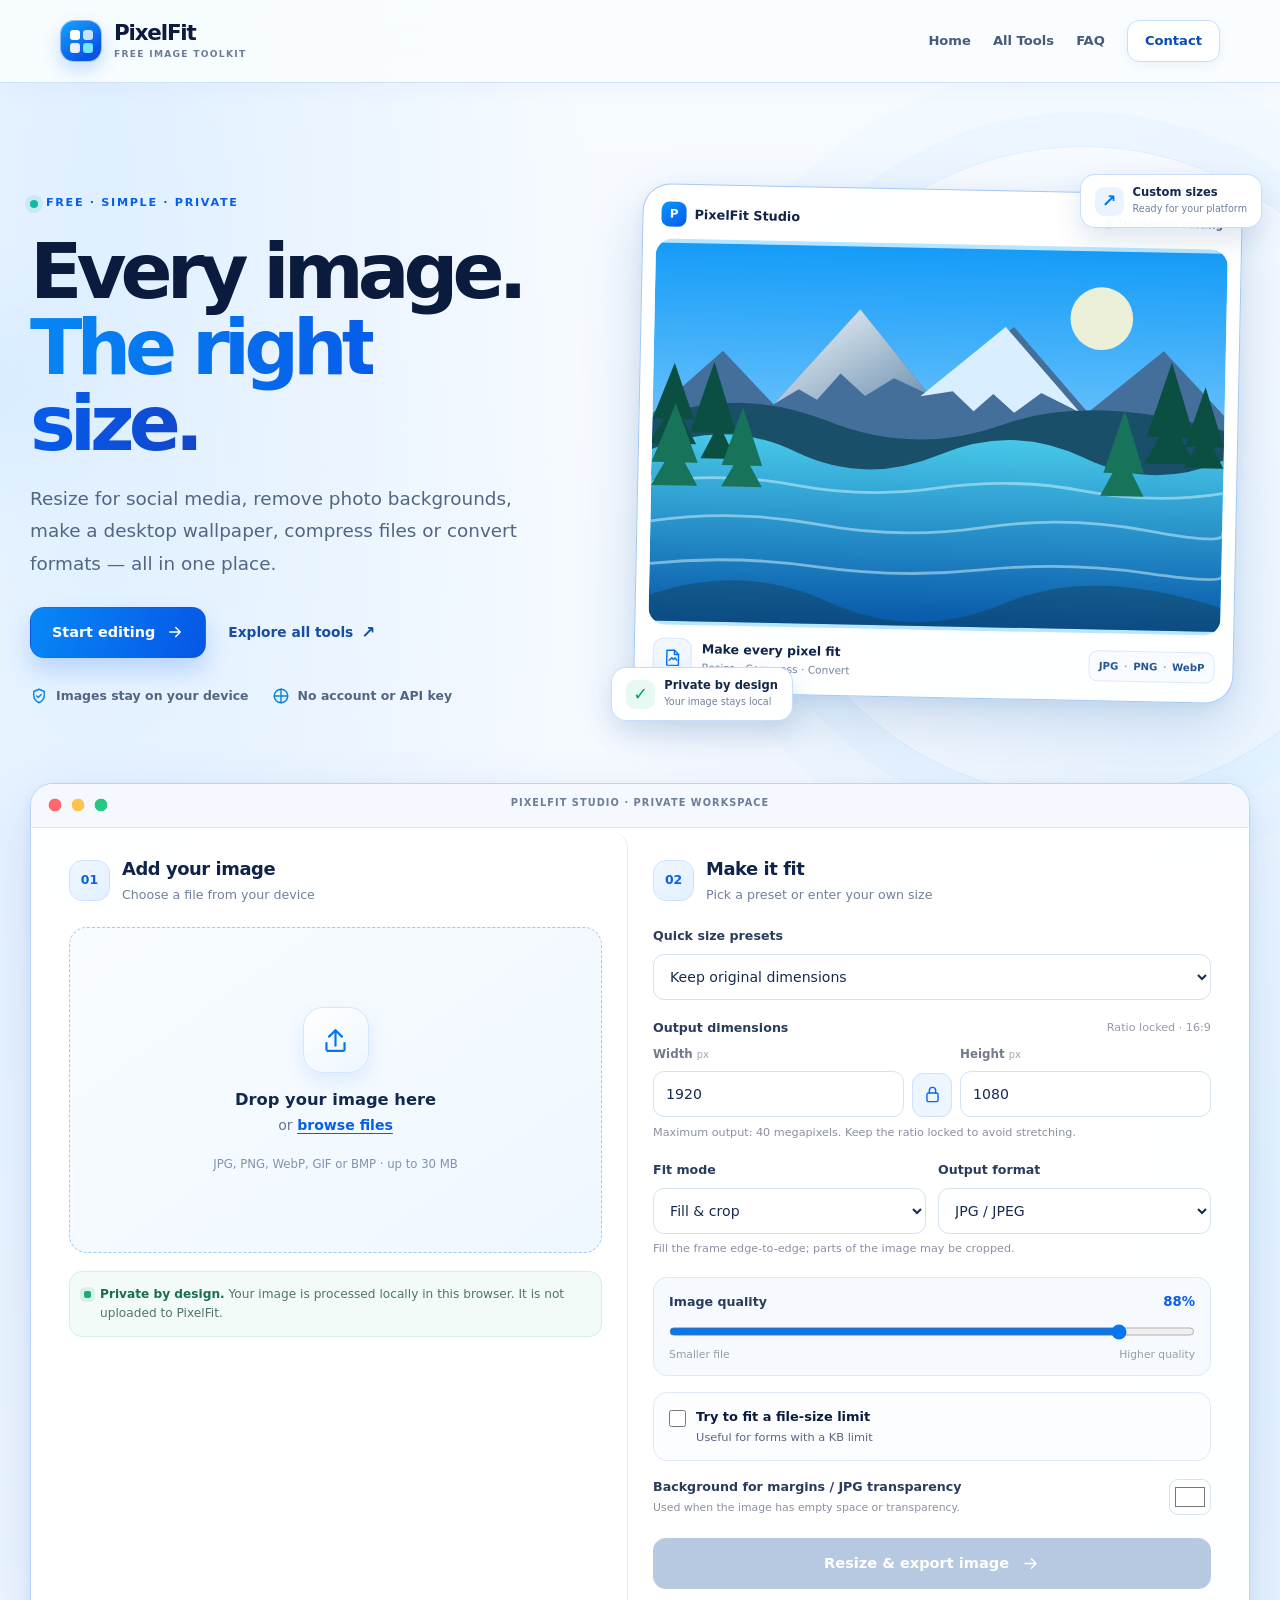
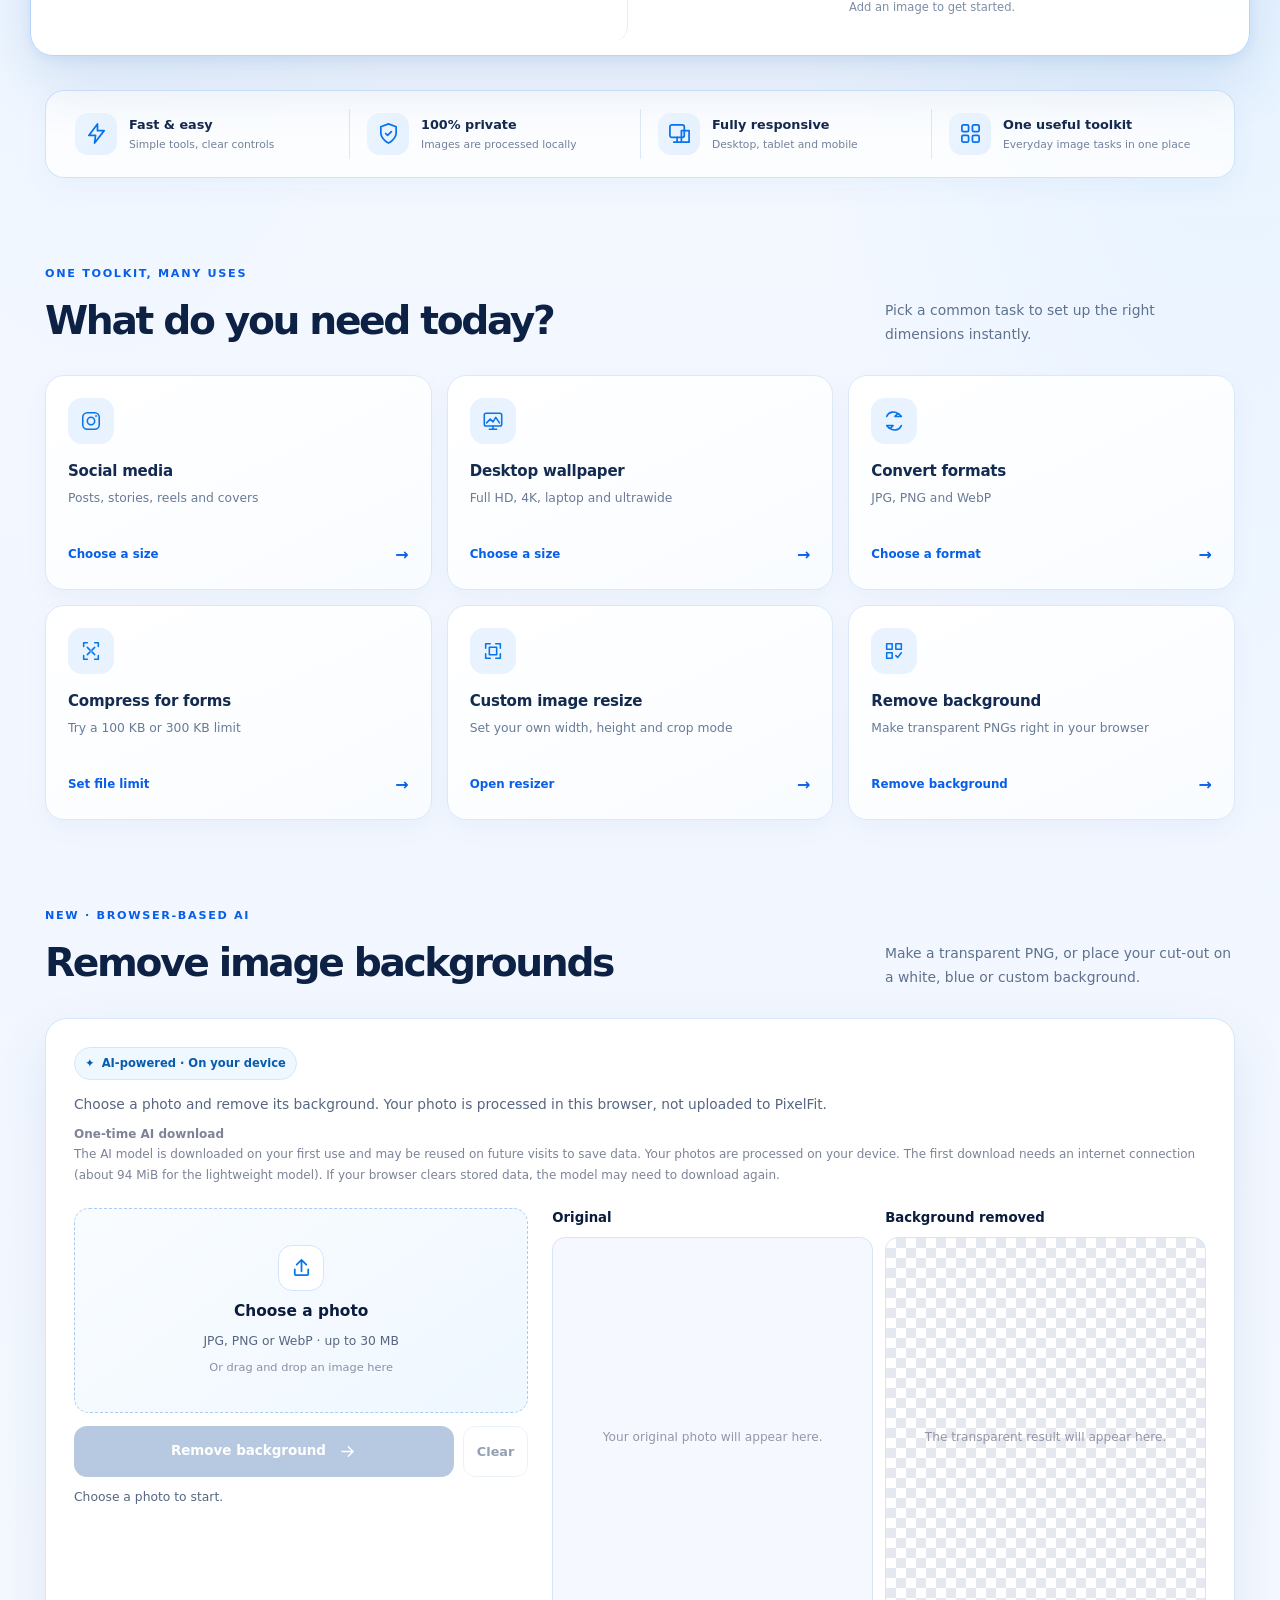
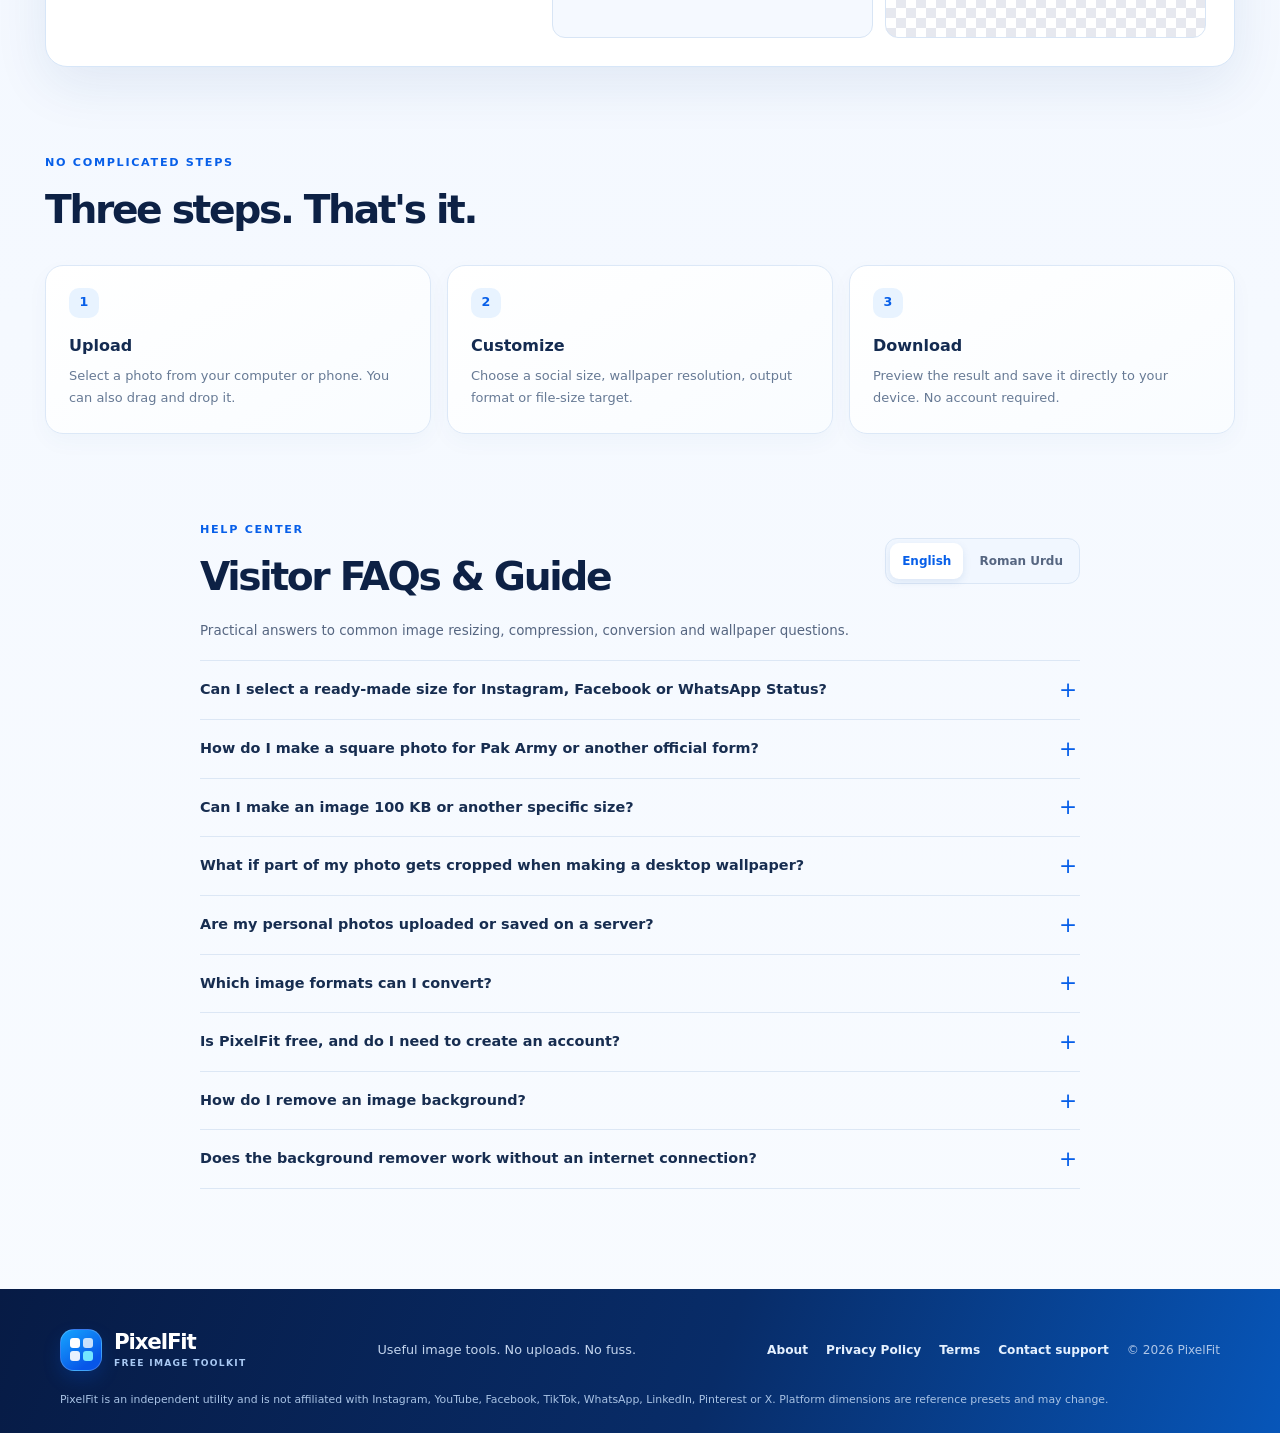
<file: index.html>
<!doctype html>
<html lang="en">
<head>
  <meta charset="utf-8">
  <meta name="viewport" content="width=device-width, initial-scale=1">
  <meta name="theme-color" content="#f1f7ff">
  <meta name="description" content="Resize, crop, compress, convert images, and remove photo backgrounds online for free. Make social media graphics, form photos and desktop wallpapers with PixelFit.">
  <title>PixelFit — Free Image Resizer, Converter &amp; Background Remover</title>
  <link rel="icon" type="image/svg+xml" href="favicon.svg">
  <link rel="stylesheet" href="styles.css">
  <link rel="stylesheet" href="pixel-fit-redesign.css">
  <script src="app.js" defer></script>
</head>
<body>
  <a class="skip-link" href="#main">Skip to content</a>
  <header class="site-header">
    <div class="header-inner">
      <a class="brand" href="#top" aria-label="PixelFit home">
        <span class="brand-mark" aria-hidden="true"><span></span><span></span><span></span><span></span></span>
        <span class="brand-copy"><strong>PixelFit</strong><small>FREE IMAGE TOOLKIT</small></span>
      </a>
      <nav class="top-nav" aria-label="Main navigation">
        <a href="#top">Home</a>
        <a href="#tools">All Tools</a>
        <a href="#faq">FAQ</a>
        <button class="nav-contact" id="contactButton" type="button" aria-haspopup="dialog" aria-controls="contactDialog">Contact</button>
      </nav>
    </div>
  </header>

  <main id="main">
    <section class="hero" id="top">
      <div class="hero-inner">
        <div class="hero-message">
          <div class="eyebrow"><span class="eyebrow-dot"></span> FREE · SIMPLE · PRIVATE</div>
          <h1>Every image.<br><span>The right size.</span></h1>
          <p class="hero-copy">Resize for social media, remove photo backgrounds, make a desktop wallpaper, compress files or convert formats — all in one place.</p>
          <div class="hero-actions">
            <a class="hero-primary-link" href="#workspace">Start editing <svg viewBox="0 0 24 24" aria-hidden="true"><path d="M5 12h14m-6-6 6 6-6 6"/></svg></a>
            <a class="hero-secondary-link" href="#tools">Explore all tools <span aria-hidden="true">↗</span></a>
          </div>
          <div class="trust-row">
            <span><svg viewBox="0 0 24 24" aria-hidden="true"><path d="M12 3 19 6v5c0 4.8-3 8-7 10-4-2-7-5.2-7-10V6l7-3Z"/><path d="m9 12 2 2 4-4"/></svg> Images stay on your device</span>
            <span><svg viewBox="0 0 24 24" aria-hidden="true"><path d="M12 3v18M3 12h18"/><circle cx="12" cy="12" r="9"/></svg> No account or API key</span>
          </div>
        </div>
        <div class="hero-art" aria-hidden="true">
          <div class="hero-art-halo"></div>
          <div class="hero-art-frame">
            <div class="hero-art-topline"><span class="hero-art-brand"><span class="hero-art-mark">P</span> PixelFit Studio</span><span class="hero-art-private"><i></i> On-device editing</span></div>
            <div class="hero-art-scene">
              <svg viewBox="0 0 620 410" role="presentation" xmlns="http://www.w3.org/2000/svg">
                <defs>
                  <linearGradient id="pfSky" x1="0" y1="0" x2="0" y2="1"><stop stop-color="#159cf8"/><stop offset="1" stop-color="#c4eaff"/></linearGradient>
                  <linearGradient id="pfLake" x1="0" y1="0" x2="0" y2="1"><stop stop-color="#47c8e8"/><stop offset="1" stop-color="#0757a9"/></linearGradient>
                  <linearGradient id="pfPeak" x1="0" y1="0" x2="1" y2="1"><stop stop-color="#f7fcff"/><stop offset="1" stop-color="#6a8eae"/></linearGradient>
                </defs>
                <rect width="620" height="410" fill="url(#pfSky)"/>
                <circle cx="485" cy="73" r="34" fill="#fff8d5" opacity=".9"/>
                <path d="M0 185 75 116l56 57 92-105 76 91 91-75 82 91 81-68 67 69v77H0Z" fill="#456f9b"/>
                <path d="m131 173 92-105 76 91-38-17-31 20-27-24-25 29-20-11Z" fill="url(#pfPeak)"/>
                <path d="m290 161 91-77 82 91-42-20-29 22-23-20-21 19-23-21Z" fill="#d9efff"/>
                <path d="M0 190q95-36 190 0t190 0 240 2v60H0Z" fill="#194f68"/>
                <path d="M0 224q80-35 156 0t156 0 156 0 152 0v186H0Z" fill="url(#pfLake)"/>
                <path d="M0 260q78-13 156 0t156 0 156 0 152 0M0 302q90-15 180 0t180 0 180 0 80 0M0 348q90-11 180 0t180 0 180 0 80 0" fill="none" stroke="#d8f8ff" stroke-width="3" opacity=".5"/>
                <g fill="#0b4f43"><path d="M0 191 23 130l22 61h-12l15 27H-3l15-27Z"/><path d="M41 205 66 128l25 77H77l14 28H53l14-28Z"/><path d="M536 200 562 119l26 81h-15l16 29h-55l16-29Z"/><path d="M578 210 599 145l21 65h-12l12 23h-43l13-23Z"/></g>
                <g fill="#17745b"><path d="M0 238 25 174l25 64H36l14 25H0l14-25Z"/><path d="M76 240 98 177l22 63h-13l13 23H76l13-23Z"/><path d="M490 240 512 172l22 68h-13l13 25h-47l13-25Z"/></g>
                <path d="M0 382q100-37 195 4t190-2 235 0v26H0Z" fill="#123d50" opacity=".42"/>
              </svg>
            </div>
            <div class="hero-art-foot">
              <span class="hero-art-file-icon"><svg viewBox="0 0 24 24"><path d="M5 3h9l5 5v13H5z"/><path d="M14 3v5h5M8 15l3-3 2 2 2-2 2 3"/></svg></span>
              <span class="hero-art-file-copy"><strong>Make every pixel fit</strong><small>Resize · Compress · Convert</small></span>
              <span class="hero-art-format">JPG <b>·</b> PNG <b>·</b> WebP</span>
            </div>
          </div>
          <div class="hero-float hero-float-size"><span class="hero-float-icon">↗</span><span><strong>Custom sizes</strong><small>Ready for your platform</small></span></div>
          <div class="hero-float hero-float-privacy"><span class="hero-float-shield">✓</span><span><strong>Private by design</strong><small>Your image stays local</small></span></div>
        </div>
      </div>
    </section>

    <section class="workspace" id="workspace" aria-label="Image editing tool">
      <div class="panel upload-panel">
        <div class="panel-heading">
          <span class="step-number">01</span>
          <div><h2>Add your image</h2><p>Choose a file from your device</p></div>
        </div>
        <input id="fileInput" type="file" accept="image/jpeg,image/png,image/webp,image/gif,image/bmp" hidden>
        <div class="dropzone" id="dropzone" role="button" tabindex="0" aria-label="Choose an image or drag and drop one here">
          <div class="upload-icon"><svg viewBox="0 0 24 24" aria-hidden="true"><path d="M12 16V4m0 0L7 9m5-5 5 5"/><path d="M5 14v5a1 1 0 0 0 1 1h12a1 1 0 0 0 1-1v-5"/></svg></div>
          <strong>Drop your image here</strong>
          <span>or <button id="browseButton" class="inline-button" type="button">browse files</button></span>
          <small>JPG, PNG, WebP, GIF or BMP · up to 30 MB</small>
        </div>
        <div id="sourceCard" class="source-card" hidden>
          <div class="source-preview-wrap"><img id="sourcePreview" alt="Uploaded image preview"></div>
          <div class="source-details">
            <strong id="sourceName" class="file-name">image.jpg</strong>
            <span id="sourceMeta">Original dimensions</span>
            <span id="sourceBytes" class="muted-small">File size</span>
            <button type="button" id="replaceButton" class="text-button">Choose another image</button>
          </div>
        </div>
        <div class="privacy-note"><span class="lock-symbol" aria-hidden="true">●</span><span><strong>Private by design.</strong> Your image is processed locally in this browser. It is not uploaded to PixelFit.</span></div>
        <p class="error-message" id="uploadError" role="alert" hidden></p>
      </div>

      <div class="panel settings-panel">
        <div class="panel-heading">
          <span class="step-number">02</span>
          <div><h2>Make it fit</h2><p>Pick a preset or enter your own size</p></div>
        </div>

        <label class="field-label" for="presetSelect">Quick size presets</label>
        <select id="presetSelect" class="control select-control">
          <option value="original">Keep original dimensions</option>
          <optgroup label="Instagram">
            <option value="instagram-square">Post — Square (1080 × 1080)</option>
            <option value="instagram-portrait">Post — Portrait (1080 × 1350)</option>
            <option value="instagram-story">Story / Reel (1080 × 1920)</option>
          </optgroup>
          <optgroup label="YouTube">
            <option value="youtube-thumbnail">Thumbnail (1280 × 720)</option>
            <option value="youtube-banner">Channel banner (2560 × 1440)</option>
            <option value="youtube-profile">Profile picture (800 × 800)</option>
          </optgroup>
          <optgroup label="Other social media">
            <option value="facebook-post">Facebook post (1200 × 630)</option>
            <option value="facebook-cover">Facebook cover (1640 × 624)</option>
            <option value="tiktok-video">TikTok video / cover (1080 × 1920)</option>
            <option value="whatsapp-status">WhatsApp status (1080 × 1920)</option>
            <option value="linkedin-post">LinkedIn post (1200 × 627)</option>
            <option value="pinterest-pin">Pinterest pin (1000 × 1500)</option>
            <option value="x-post">X post (1600 × 900)</option>
          </optgroup>
          <optgroup label="Desktop wallpapers">
            <option value="wallpaper-hd">HD (1280 × 720)</option>
            <option value="wallpaper-laptop">Laptop (1366 × 768)</option>
            <option value="wallpaper-fhd">Full HD (1920 × 1080)</option>
            <option value="wallpaper-qhd">QHD (2560 × 1440)</option>
            <option value="wallpaper-4k">4K UHD (3840 × 2160)</option>
            <option value="wallpaper-ultrawide">Ultrawide (3440 × 1440)</option>
            <option value="wallpaper-phone">Phone wallpaper (1080 × 2400)</option>
          </optgroup>
          <optgroup label="Forms & documents">
            <option value="square-photo">Square photo (600 × 600)</option>
          </optgroup>
          <option value="custom">Custom dimensions</option>
        </select>

        <div class="dimensions-heading"><span class="field-label">Output dimensions</span><span id="ratioLabel" class="ratio-label">Original ratio</span></div>
        <div class="dimension-row">
          <label class="dimension-field"><span>Width <small>px</small></span><input id="widthInput" class="control" type="number" min="1" max="12000" step="1" value="1920" inputmode="numeric"></label>
          <button type="button" id="lockRatioButton" class="ratio-lock is-locked" aria-pressed="true" aria-label="Unlock aspect ratio" title="Lock aspect ratio"><svg viewBox="0 0 24 24" aria-hidden="true"><rect x="5" y="10" width="14" height="11" rx="2"/><path d="M8 10V7a4 4 0 0 1 8 0v3"/></svg></button>
          <label class="dimension-field"><span>Height <small>px</small></span><input id="heightInput" class="control" type="number" min="1" max="12000" step="1" value="1080" inputmode="numeric"></label>
        </div>
        <div class="field-hint">Maximum output: 40 megapixels. Keep the ratio locked to avoid stretching.</div>

        <div class="field-grid two-col">
          <label><span class="field-label">Fit mode</span><select id="fitMode" class="control"><option value="cover">Fill & crop</option><option value="contain">Fit entire image</option><option value="stretch">Stretch to size</option></select></label>
          <label><span class="field-label">Output format</span><select id="formatSelect" class="control"><option value="image/jpeg">JPG / JPEG</option><option value="image/png">PNG</option><option value="image/webp">WebP</option></select></label>
        </div>
        <div class="field-hint mode-hint" id="fitHint">Fill the frame edge-to-edge; parts of the image may be cropped.</div>

        <div class="quality-block" id="qualityBlock">
          <div class="range-label-row"><label for="qualityRange" class="field-label">Image quality</label><strong id="qualityValue">88%</strong></div>
          <input id="qualityRange" type="range" min="10" max="100" value="88" step="1">
          <div class="range-ends"><span>Smaller file</span><span>Higher quality</span></div>
        </div>

        <div class="target-size-block">
          <label class="checkbox-line"><input id="targetEnabled" type="checkbox"><span><strong>Try to fit a file-size limit</strong><small>Useful for forms with a KB limit</small></span></label>
          <div id="targetOptions" class="target-options" hidden>
            <label class="target-input-wrap" for="targetKB"><span>Target size</span><span class="target-input-group"><input id="targetKB" class="control" type="number" min="5" max="20000" value="300" step="5"><span>KB</span></span></label>
            <label class="checkbox-line compact"><input id="allowDownscale" type="checkbox"><span><strong>Reduce dimensions if needed</strong><small>May make the output smaller than the selected dimensions</small></span></label>
          </div>
        </div>
        <label class="background-row" id="backgroundRow"><span><span class="field-label">Background for margins / JPG transparency</span><small>Used when the image has empty space or transparency.</small></span><input id="backgroundColor" type="color" value="#ffffff" aria-label="Choose background color"></label>

        <button type="button" class="primary-button" id="processButton" disabled><span>Resize & export image</span><svg viewBox="0 0 24 24" aria-hidden="true"><path d="M5 12h14m-6-6 6 6-6 6"/></svg></button>
        <p id="processStatus" class="process-status" role="status" aria-live="polite">Add an image to get started.</p>
      </div>
    </section>

    <section class="result-panel panel" id="resultPanel" hidden aria-labelledby="resultHeading">
      <div class="result-heading-row">
        <div class="panel-heading result-title"><span class="step-number success-step">03</span><div><h2 id="resultHeading">Your image is ready</h2><p id="resultSummary">Preview and download your processed image</p></div></div>
        <button type="button" id="startOverButton" class="secondary-button">Start over</button>
      </div>
      <div class="result-layout">
        <div class="output-preview-wrap"><img id="outputPreview" alt="Processed image preview"></div>
        <div class="output-details">
          <span class="ready-chip"><span></span> Ready to download</span>
          <h3 id="outputName">image-pixelfit.jpg</h3>
          <div class="stats-grid">
            <div class="stat-box"><span>Dimensions</span><strong id="outputDimensions">1920 × 1080</strong></div>
            <div class="stat-box"><span>File size</span><strong id="outputSize">—</strong></div>
            <div class="stat-box"><span>Format</span><strong id="outputFormat">JPG</strong></div>
            <div class="stat-box"><span>Change</span><strong id="outputChange">—</strong></div>
          </div>
          <p id="targetNotice" class="target-notice" hidden></p>
          <a id="downloadButton" class="primary-button download-button" href="#" download="image-pixelfit.jpg"><span>Download image</span><svg viewBox="0 0 24 24" aria-hidden="true"><path d="M12 3v12m0 0 5-5m-5 5-5-5M4 19h16"/></svg></a>
          <p class="download-note">Your download is saved directly to your device.</p>
        </div>
      </div>
    </section>


    <section class="benefit-strip" aria-label="PixelFit benefits">
      <div class="benefit-item"><span class="benefit-icon"><svg viewBox="0 0 24 24" aria-hidden="true"><path d="m13 2-9 12h7l-1 8 10-13h-7l0-7Z"/></svg></span><span><strong>Fast & easy</strong><small>Simple tools, clear controls</small></span></div>
      <div class="benefit-item"><span class="benefit-icon"><svg viewBox="0 0 24 24" aria-hidden="true"><path d="M12 22s8-4 8-11V5l-8-3-8 3v6c0 7 8 11 8 11Z"/><path d="m9 12 2 2 4-4"/></svg></span><span><strong>100% private</strong><small>Images are processed locally</small></span></div>
      <div class="benefit-item"><span class="benefit-icon"><svg viewBox="0 0 24 24" aria-hidden="true"><rect x="2" y="3" width="15" height="13" rx="2"/><path d="M6 21h7m-3.5-5v5M19 9h3v12h-8V9h5Z"/></svg></span><span><strong>Fully responsive</strong><small>Desktop, tablet and mobile</small></span></div>
      <div class="benefit-item"><span class="benefit-icon"><svg viewBox="0 0 24 24" aria-hidden="true"><rect x="3" y="3" width="7" height="7" rx="1.5"/><rect x="14" y="3" width="7" height="7" rx="1.5"/><rect x="3" y="14" width="7" height="7" rx="1.5"/><rect x="14" y="14" width="7" height="7" rx="1.5"/></svg></span><span><strong>One useful toolkit</strong><small>Everyday image tasks in one place</small></span></div>
    </section>

    <section class="tools-section" id="tools">
      <div class="section-heading"><div><div class="eyebrow">ONE TOOLKIT, MANY USES</div><h2>What do you need today?</h2></div><p>Pick a common task to set up the right dimensions instantly.</p></div>
      <div class="tool-cards">
        <button class="tool-card" type="button" data-preset="instagram-square"><span class="tool-icon social-icon"><svg viewBox="0 0 24 24" aria-hidden="true"><rect x="3" y="3" width="18" height="18" rx="5"/><circle cx="12" cy="12" r="4"/><circle class="fill-dot" cx="17.5" cy="6.5" r="1"/></svg></span><strong>Social media</strong><span>Posts, stories, reels and covers</span><span class="tool-link">Choose a size <b>→</b></span></button>
        <button class="tool-card" type="button" data-preset="wallpaper-fhd"><span class="tool-icon wallpaper-icon"><svg viewBox="0 0 24 24" aria-hidden="true"><rect x="2.5" y="3.5" width="19" height="14" rx="2"/><path d="M8 21h8m-4-3.5V21M5 14l4-4 3 3 3-5 4 6"/></svg></span><strong>Desktop wallpaper</strong><span>Full HD, 4K, laptop and ultrawide</span><span class="tool-link">Choose a size <b>→</b></span></button>
        <button class="tool-card" type="button" data-preset="custom" data-format="image/webp"><span class="tool-icon convert-icon"><svg viewBox="0 0 24 24" aria-hidden="true"><path d="M20 7h-7l2.5-2.5M4 17h7L8.5 19.5M20 7l-3-3M4 17l3 3M4 7a8 8 0 0 1 13-2.5M20 17a8 8 0 0 1-13 2.5"/></svg></span><strong>Convert formats</strong><span>JPG, PNG and WebP</span><span class="tool-link">Choose a format <b>→</b></span></button>
        <button class="tool-card" type="button" data-preset="original" data-target="100"><span class="tool-icon compress-icon"><svg viewBox="0 0 24 24" aria-hidden="true"><path d="M8 3H4v4m12-4h4v4M4 17v4h4m12-4v4h-4M8 8l3 3m5-3-3 3m-2 2-3 3m5-3 3 3"/></svg></span><strong>Compress for forms</strong><span>Try a 100 KB or 300 KB limit</span><span class="tool-link">Set file limit <b>→</b></span></button>
        <button class="tool-card" type="button" data-preset="custom"><span class="tool-icon resize-icon"><svg viewBox="0 0 24 24" aria-hidden="true"><path d="M4 9V4h5M15 4h5v5M20 15v5h-5M9 20H4v-5"/><path d="M8 8h8v8H8z"/></svg></span><strong>Custom image resize</strong><span>Set your own width, height and crop mode</span><span class="tool-link">Open resizer <b>→</b></span></button>
        <button class="tool-card" type="button" data-scroll-target="background-remover"><span class="tool-icon bg-remove-icon"><svg viewBox="0 0 24 24" aria-hidden="true"><path d="M4 4h6v6H4zM14 4h6v6h-6zM4 14h6v6H4z"/><path d="M14 17l2 2 4-5"/></svg></span><strong>Remove background</strong><span>Make transparent PNGs right in your browser</span><span class="tool-link">Remove background <b>→</b></span></button>
      </div>
    </section>


    <section class="background-remover-section" id="background-remover" aria-labelledby="bgRemoverHeading">
      <div class="section-heading">
        <div><div class="eyebrow">NEW · BROWSER-BASED AI</div><h2 id="bgRemoverHeading">Remove image backgrounds</h2></div>
        <p>Make a transparent PNG, or place your cut-out on a white, blue or custom background.</p>
      </div>
      <div class="panel bg-remover-panel">
        <div class="bg-remover-intro">
          <span class="bg-remover-badge"><span aria-hidden="true">✦</span> AI-powered · On your device</span>
          <p>Choose a photo and remove its background. Your photo is processed in this browser, not uploaded to PixelFit.</p>
          <p class="bg-remover-model-note"><strong>One-time AI download</strong><br>The AI model is downloaded on your first use and may be reused on future visits to save data. Your photos are processed on your device. The first download needs an internet connection (about 94 MiB for the lightweight model). If your browser clears stored data, the model may need to download again.</p>
        </div>
        <div class="bg-remover-layout">
          <div class="bg-remover-controls">
            <input id="bgFileInput" type="file" accept="image/jpeg,image/png,image/webp" hidden>
            <button class="bg-upload-zone" id="bgUploadButton" type="button" aria-controls="bgFileInput">
              <span class="bg-upload-icon" aria-hidden="true"><svg viewBox="0 0 24 24"><path d="M12 16V4m0 0L7 9m5-5 5 5"/><path d="M5 14v5a1 1 0 0 0 1 1h12a1 1 0 0 0 1-1v-5"/></svg></span>
              <strong id="bgUploadTitle">Choose a photo</strong>
              <span>JPG, PNG or WebP · up to 30 MB</span>
              <small>Or drag and drop an image here</small>
            </button>
            <p id="bgFileInfo" class="bg-file-info" hidden></p>
            <div class="bg-action-row">
              <button type="button" class="primary-button" id="bgRemoveButton" disabled><span>Remove background</span><svg viewBox="0 0 24 24" aria-hidden="true"><path d="M5 12h14m-6-6 6 6-6 6"/></svg></button>
              <button type="button" class="secondary-button" id="bgClearButton" disabled>Clear</button>
            </div>
            <div id="bgProgressWrap" class="bg-progress-wrap" hidden>
              <div class="bg-progress-heading"><span id="bgProgressLabel">Preparing the AI model…</span><strong id="bgProgressPercent">0%</strong></div>
              <progress id="bgProgress" max="100" value="0">0%</progress>
            </div>
            <p id="bgStatus" class="bg-status" role="status" aria-live="polite">Choose a photo to start.</p>
          </div>
          <div class="bg-remover-results">
            <div class="bg-preview-grid">
              <div class="bg-preview-card">
                <h3>Original</h3>
                <div class="bg-preview-frame"><div class="bg-preview-empty" id="bgOriginalEmpty">Your original photo will appear here.</div><img id="bgOriginalPreview" alt="Original photo preview" hidden></div>
              </div>
              <div class="bg-preview-card">
                <h3>Background removed</h3>
                <div class="bg-preview-frame checkerboard" id="bgResultFrame"><div class="bg-preview-empty" id="bgResultEmpty">The transparent result will appear here.</div><img id="bgResultPreview" alt="Photo with background removed" hidden></div>
              </div>
            </div>
            <div id="bgExportControls" class="bg-export-controls" hidden>
              <label class="bg-export-label" for="bgBackgroundSelect">Background for download</label>
              <div class="bg-export-row">
                <select class="control" id="bgBackgroundSelect">
                  <option value="transparent">Transparent PNG</option>
                  <option value="white">White background</option>
                  <option value="blue">Blue background</option>
                  <option value="custom">Custom color</option>
                </select>
                <input type="color" id="bgCustomColor" value="#f7f8fc" aria-label="Choose custom background color" hidden>
              </div>
              <button type="button" class="primary-button bg-download-button" id="bgDownloadButton"><span>Download PNG</span><svg viewBox="0 0 24 24" aria-hidden="true"><path d="M12 3v12m0 0 5-5m-5 5-5-5M4 19h16"/></svg></button>
              <p class="bg-export-note">PNG preserves transparency. If you select a solid color, that color is included in the downloaded PNG.</p>
            </div>
          </div>
        </div>
      </div>
    </section>

    <section class="how-section" id="how-it-works">
      <div class="section-heading"><div><div class="eyebrow">NO COMPLICATED STEPS</div><h2>Three steps. That's it.</h2></div></div>
      <div class="how-grid">
        <div class="how-card"><span>1</span><h3>Upload</h3><p>Select a photo from your computer or phone. You can also drag and drop it.</p></div>
        <div class="how-card"><span>2</span><h3>Customize</h3><p>Choose a social size, wallpaper resolution, output format or file-size target.</p></div>
        <div class="how-card"><span>3</span><h3>Download</h3><p>Preview the result and save it directly to your device. No account required.</p></div>
      </div>
    </section>

    <section class="faq-section" id="faq" aria-labelledby="faqHeading">
      <div class="section-heading faq-heading-row">
        <div><div class="eyebrow">HELP CENTER</div><h2 id="faqHeading">Visitor FAQs &amp; Guide</h2></div>
        <div class="faq-language-switch" role="group" aria-label="FAQ language">
          <button type="button" data-faq-language="en" aria-pressed="true" class="is-active">English</button>
          <button type="button" data-faq-language="ur" aria-pressed="false">Roman Urdu</button>
        </div>
      </div>
      <p class="faq-intro"><span data-faq-text="en">Practical answers to common image resizing, compression, conversion and wallpaper questions.</span><span data-faq-text="ur" hidden>Image resize, compression, conversion aur wallpaper se mutalliq aam sawalon ke asaan jawab.</span></p>

      <details>
        <summary><span data-faq-text="en">Can I select a ready-made size for Instagram, Facebook or WhatsApp Status?</span><span data-faq-text="ur" hidden>Kya Instagram, Facebook ya WhatsApp Status ke liye ready-made size select kar sakta hoon?</span></summary>
        <p data-faq-text="en">Yes. In Step 02, open “Quick size presets” and choose a preset such as Instagram Square, Portrait or Story/Reel, TikTok, or WhatsApp Status (1080 × 1920). You do not need to enter the dimensions manually. Preview the crop before exporting.</p>
        <p data-faq-text="ur" hidden>Ji haan. Step 02 mein “Quick size presets” khol kar Instagram Square, Portrait ya Story/Reel, TikTok, ya WhatsApp Status (1080 × 1920) select karein. Dimensions khud likhne ki zaroorat nahi. Export se pehle crop ka preview zaroor dekh lein.</p>
      </details>

      <details>
        <summary><span data-faq-text="en">How do I make a square photo for Pak Army or another official form?</span><span data-faq-text="ur" hidden>Pak Army ya kisi official form ke liye square photo kaise banaoon?</span></summary>
        <p data-faq-text="en">In Step 02, choose “Forms & documents” → “Square photo (600 × 600)”. If your form also has a file-size limit, enable “Try to fit a file-size limit” and enter the required KB limit. Requirements differ by application, so check the official portal for the exact dimensions, background, dress code and maximum file size before uploading.</p>
        <p data-faq-text="ur" hidden>Step 02 mein “Forms & documents” se “Square photo (600 × 600)” select karein. Agar form par file-size limit bhi di gayi hai to “Try to fit a file-size limit” on karke required KB enter karein. Har application ki requirements mukhtalif ho sakti hain, is liye upload se pehle official portal par dimensions, background, dress code aur maximum file size check kar lein.</p>
      </details>

      <details>
        <summary><span data-faq-text="en">Can I make an image 100 KB or another specific size?</span><span data-faq-text="ur" hidden>Kya image ko 100 KB ya kisi aur khaas size tak la sakta hoon?</span></summary>
        <p data-faq-text="en">Enable “Try to fit a file-size limit”, enter your target in KB, and export. PixelFit adjusts compression and can also reduce dimensions if you enable “Reduce dimensions if needed”. This is best-effort, not a guarantee for every image. Read the result message and check the downloaded file size before submitting it.</p>
        <p data-faq-text="ur" hidden>“Try to fit a file-size limit” on karein, target KB mein likhein aur export karein. PixelFit compression adjust karta hai; “Reduce dimensions if needed” on ho to dimensions bhi chhoti kar sakta hai. Har image ke liye target ki guarantee nahi hoti. Result ka message aur downloaded file ka actual size check kar ke hi form par submit karein.</p>
      </details>

      <details>
        <summary><span data-faq-text="en">What if part of my photo gets cropped when making a desktop wallpaper?</span><span data-faq-text="ur" hidden>Desktop wallpaper banate waqt photo ka hissa cut ho jaye to kya karoon?</span></summary>
        <p data-faq-text="en">Choose “Fit entire image” if you want to keep the whole picture; this may leave margins. Choose “Fill & crop” to cover the whole frame edge-to-edge, but some edges may be cut off. You can choose a background color for the empty margins.</p>
        <p data-faq-text="ur" hidden>Agar poori tasveer bachani hai to “Fit entire image” select karein; is se sides par khaali margins aa sakte hain. Screen ko poora bharna ho to “Fill & crop” select karein, lekin tasveer ke kuch kinare cut ho sakte hain. Khaali margins ke liye background color bhi select kar sakte hain.</p>
      </details>

      <details>
        <summary><span data-faq-text="en">Are my personal photos uploaded or saved on a server?</span><span data-faq-text="ur" hidden>Kya meri personal photos kisi server par upload ya save hoti hain?</span></summary>
        <p data-faq-text="en">PixelFit processes the selected image locally in your browser and does not upload the image to PixelFit. The website itself is delivered by its hosting provider, and your device and browser security still matter. Avoid using a shared or untrusted device for sensitive photos.</p>
        <p data-faq-text="ur" hidden>PixelFit aapki select ki hui image ko browser mein locally process karta hai aur image ko PixelFit par upload nahi karta. Website khud hosting provider se load hoti hai, aur aapke device aur browser ki security bhi aham hai. Sensitive photos ke liye shared ya ghair-motabar device istemal na karein.</p>
      </details>

      <details>
        <summary><span data-faq-text="en">Which image formats can I convert?</span><span data-faq-text="ur" hidden>Main kin image formats ko convert kar sakta hoon?</span></summary>
        <p data-faq-text="en">You can export to JPG/JPEG, PNG or WebP. JPG and WebP are useful when a smaller file is needed; PNG can preserve transparency. When converting a transparent image to JPG, the transparent area is filled with the selected background color.</p>
        <p data-faq-text="ur" hidden>Aap JPG/JPEG, PNG ya WebP mein export kar sakte hain. Chhoti file ke liye JPG aur WebP useful hain; PNG transparency rakh sakta hai. Transparent image ko JPG mein convert karte waqt transparent hissa aapke select kiye hue background color se fill hota hai.</p>
      </details>

      <details>
        <summary><span data-faq-text="en">Is PixelFit free, and do I need to create an account?</span><span data-faq-text="ur" hidden>Kya PixelFit free hai, aur account banana zaroori hai?</span></summary>
        <p data-faq-text="en">PixelFit’s current tools are free to use and do not require an account, API key or separate app installation. Open the website in a modern browser, choose your image, adjust the settings and download the result.</p>
        <p data-faq-text="ur" hidden>PixelFit ke mojooda tools free hain aur account, API key ya alag app install karne ki zaroorat nahi. Website modern browser mein kholein, image select karein, settings adjust karein aur result download kar lein.</p>
      </details>

      <details>
        <summary><span data-faq-text="en">How do I remove an image background?</span><span data-faq-text="ur" hidden>Image ka background kaise remove karoon?</span></summary>
        <p data-faq-text="en">Open “Remove background”, choose a JPG, PNG or WebP photo, and select “Remove background”. The first use downloads the browser-based AI engine and its model; your photo itself is not uploaded to PixelFit. When it finishes, download a transparent PNG or choose a white, blue or custom background.</p>
        <p data-faq-text="ur" hidden>“Remove background” section kholein, JPG, PNG ya WebP photo select karein aur “Remove background” dabayein. Pehli dafa browser AI engine aur model download karega; aapki photo PixelFit par upload nahi hoti. Kaam complete hone par transparent PNG download karein ya white, blue ya custom background select karein.</p>
      </details>

      <details>
        <summary><span data-faq-text="en">Does the background remover work without an internet connection?</span><span data-faq-text="ur" hidden>Kya background remover internet ke baghair chalta hai?</span></summary>
        <p data-faq-text="en">An internet connection is needed the first time to download the AI engine and model. The browser may reuse cached files on later visits, but offline availability depends on the browser cache and device storage.</p>
        <p data-faq-text="ur" hidden>Pehli dafa AI engine aur model download karne ke liye internet chahiye. Baad mein browser cached files dobara use kar sakta hai, lekin offline chalna browser cache aur device storage par depend karta hai.</p>
      </details>
    </section>
  </main>

  <footer class="site-footer">
    <div class="footer-inner">
      <a class="brand footer-brand" href="#top"><span class="brand-mark" aria-hidden="true"><span></span><span></span><span></span><span></span></span><span class="brand-copy"><strong>PixelFit</strong><small>FREE IMAGE TOOLKIT</small></span></a>
      <p>Useful image tools. No uploads. No fuss.</p>
      <div class="footer-links">
        <a href="about.html">About</a>
        <a href="privacy.html">Privacy Policy</a>
        <a href="terms.html">Terms</a>
        <button class="footer-contact-button" id="footerContactButton" type="button" aria-haspopup="dialog" aria-controls="contactDialog">Contact support</button>
        <span>© <span id="year">2026</span> PixelFit</span>
      </div>
    </div>
    <p class="footer-note">PixelFit is an independent utility and is not affiliated with Instagram, YouTube, Facebook, TikTok, WhatsApp, LinkedIn, Pinterest or X. Platform dimensions are reference presets and may change.</p>
  </footer>

  <dialog id="contactDialog" class="contact-dialog" aria-labelledby="contactHeading">
    <div class="contact-dialog-header">
      <div>
        <p class="contact-eyebrow">PIXELFIT SUPPORT</p>
        <h2 id="contactHeading">How can we help?</h2>
      </div>
      <button type="button" id="closeContactButton" class="dialog-close" aria-label="Close contact window">×</button>
    </div>
    <p class="contact-intro">Questions, suggestions, or found a bug? Reach the PixelFit team by email.</p>
    <div class="contact-email-card">
      <div class="contact-email-icon" aria-hidden="true">@</div>
      <div class="contact-email-copy">
        <span>Support email</span>
        <strong id="supportEmailText">udc.officialteam@gmail.com</strong>
      </div>
      <button type="button" id="copyEmailButton" class="secondary-button">Copy email</button>
    </div>
    <a class="contact-mail-button" href="mailto:udc.officialteam@gmail.com?subject=PixelFit%20Support">Open email app <span aria-hidden="true">↗</span></a>
    <p id="contactFeedback" class="contact-feedback" role="status" aria-live="polite"></p>
    <p class="contact-note">If your email app does not open, use “Copy email” and send your message from Gmail or any email service. This free static website does not send messages itself.</p>
  </dialog>

  <div id="toast" class="toast" role="status" aria-live="polite"></div>
</body>
</html>
</file>
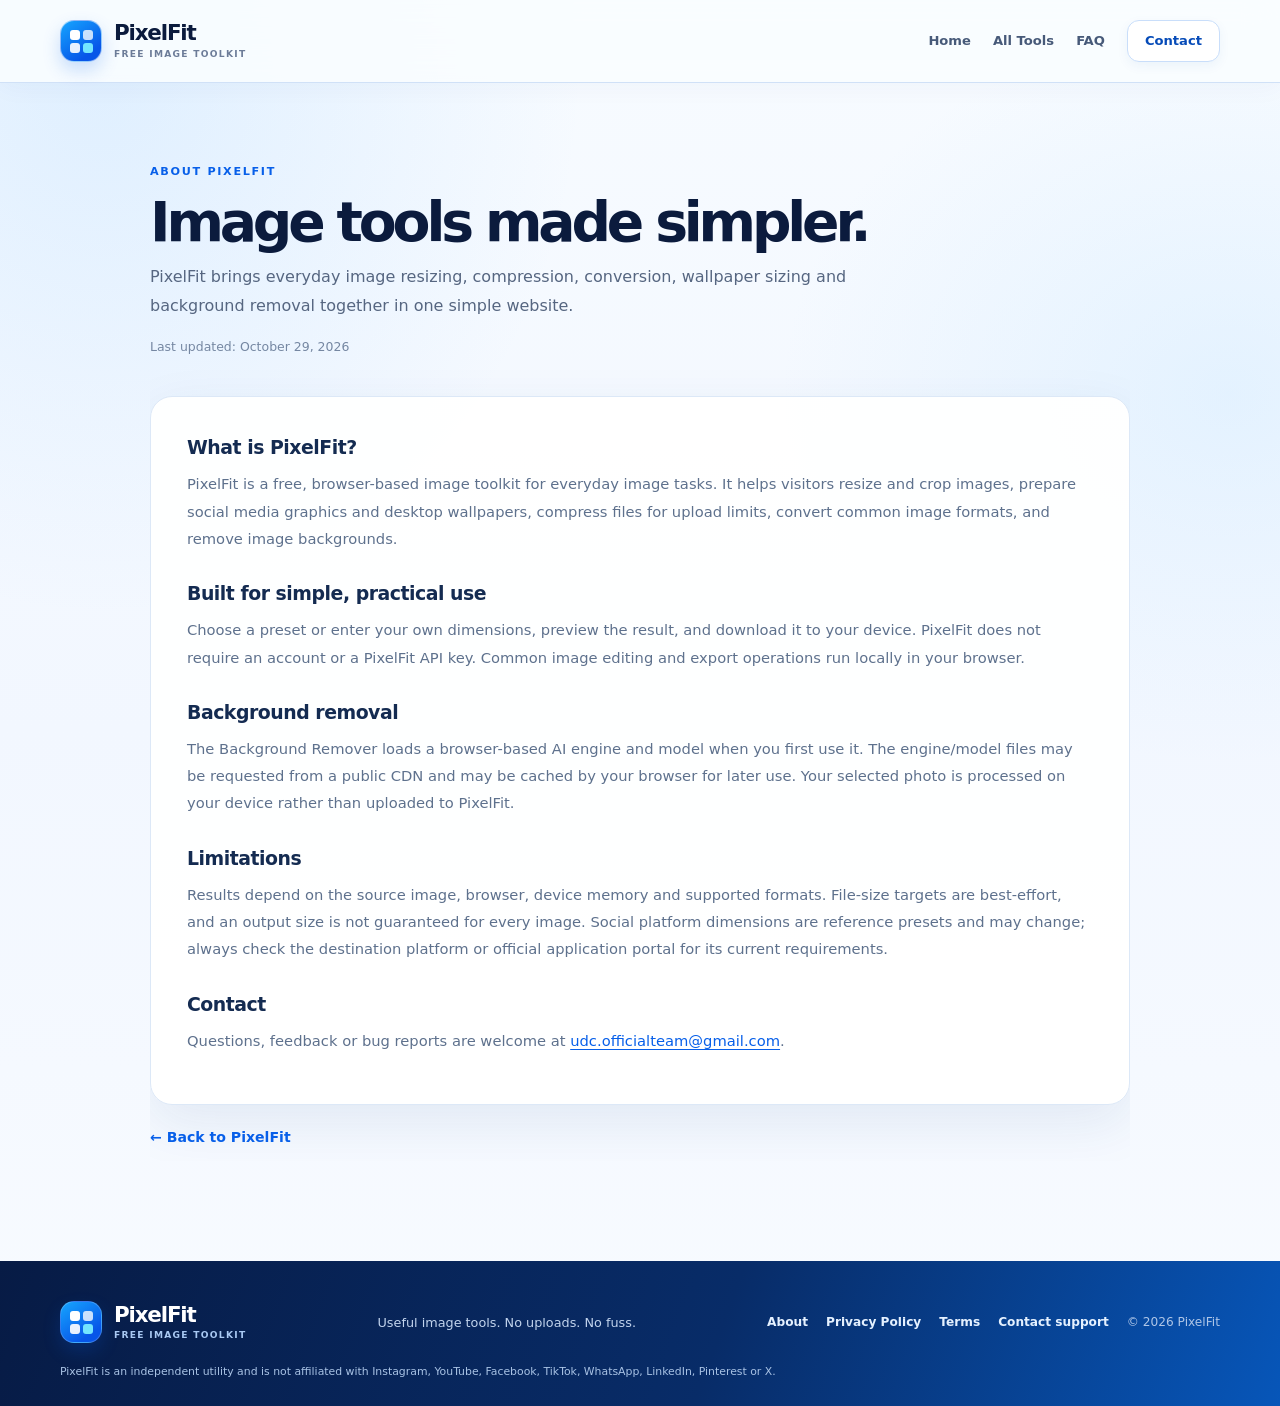
<file: about.html>
<!doctype html>
<html lang="en">
<head>
  <meta charset="utf-8">
  <meta name="viewport" content="width=device-width, initial-scale=1">
  <meta name="theme-color" content="#f1f7ff">
  <meta name="description" content="Learn about PixelFit, a free browser-based image resizer, compressor, converter and background remover.">
  <title>About PixelFit | Free Image Toolkit</title>
  <link rel="canonical" href="https://pixelfit-kohl.vercel.app/about.html">
  <link rel="icon" type="image/svg+xml" href="favicon.svg">
  <link rel="stylesheet" href="styles.css">
  <link rel="stylesheet" href="pixel-fit-redesign.css">
</head>
<body>
  <a class="skip-link" href="#main">Skip to content</a>
  <header class="site-header">
    <div class="header-inner">
      <a class="brand" href="index.html#top" aria-label="PixelFit home">
        <span class="brand-mark" aria-hidden="true"><span></span><span></span><span></span><span></span></span>
        <span class="brand-copy"><strong>PixelFit</strong><small>FREE IMAGE TOOLKIT</small></span>
      </a>
      <nav class="top-nav" aria-label="Main navigation">
        <a href="index.html#top">Home</a>
        <a href="index.html#tools">All Tools</a>
        <a href="index.html#faq">FAQ</a>
        <a class="nav-contact" href="mailto:udc.officialteam@gmail.com?subject=PixelFit%20Support">Contact</a>
      </nav>
    </div>
  </header>
  <main id="main" class="legal-main">
    <section class="legal-hero">
      <div class="eyebrow">ABOUT PIXELFIT</div>
      <h1>Image tools made simpler.</h1>
      <p>PixelFit brings everyday image resizing, compression, conversion, wallpaper sizing and background removal together in one simple website.</p>
      <span class="legal-updated">Last updated: October 29, 2026</span>
    </section>
    <article class="legal-card">
      <h2>What is PixelFit?</h2>
      <p>PixelFit is a free, browser-based image toolkit for everyday image tasks. It helps visitors resize and crop images, prepare social media graphics and desktop wallpapers, compress files for upload limits, convert common image formats, and remove image backgrounds.</p>
      <h2>Built for simple, practical use</h2>
      <p>Choose a preset or enter your own dimensions, preview the result, and download it to your device. PixelFit does not require an account or a PixelFit API key. Common image editing and export operations run locally in your browser.</p>
      <h2>Background removal</h2>
      <p>The Background Remover loads a browser-based AI engine and model when you first use it. The engine/model files may be requested from a public CDN and may be cached by your browser for later use. Your selected photo is processed on your device rather than uploaded to PixelFit.</p>
      <h2>Limitations</h2>
      <p>Results depend on the source image, browser, device memory and supported formats. File-size targets are best-effort, and an output size is not guaranteed for every image. Social platform dimensions are reference presets and may change; always check the destination platform or official application portal for its current requirements.</p>
      <h2>Contact</h2>
      <p>Questions, feedback or bug reports are welcome at <a href="mailto:udc.officialteam@gmail.com">udc.officialteam@gmail.com</a>.</p>
    </article>
    <a class="legal-back-link" href="index.html#top">← Back to PixelFit</a>
  </main>
  <footer class="site-footer">
    <div class="footer-inner">
      <a class="brand footer-brand" href="index.html#top"><span class="brand-mark" aria-hidden="true"><span></span><span></span><span></span><span></span></span><span class="brand-copy"><strong>PixelFit</strong><small>FREE IMAGE TOOLKIT</small></span></a>
      <p>Useful image tools. No uploads. No fuss.</p>
      <div class="footer-links"><a href="about.html">About</a><a href="privacy.html">Privacy Policy</a><a href="terms.html">Terms</a><a href="mailto:udc.officialteam@gmail.com?subject=PixelFit%20Support">Contact support</a><span>© 2026 PixelFit</span></div>
    </div>
    <p class="footer-note">PixelFit is an independent utility and is not affiliated with Instagram, YouTube, Facebook, TikTok, WhatsApp, LinkedIn, Pinterest or X.</p>
  </footer>
</body>
</html>
</file>
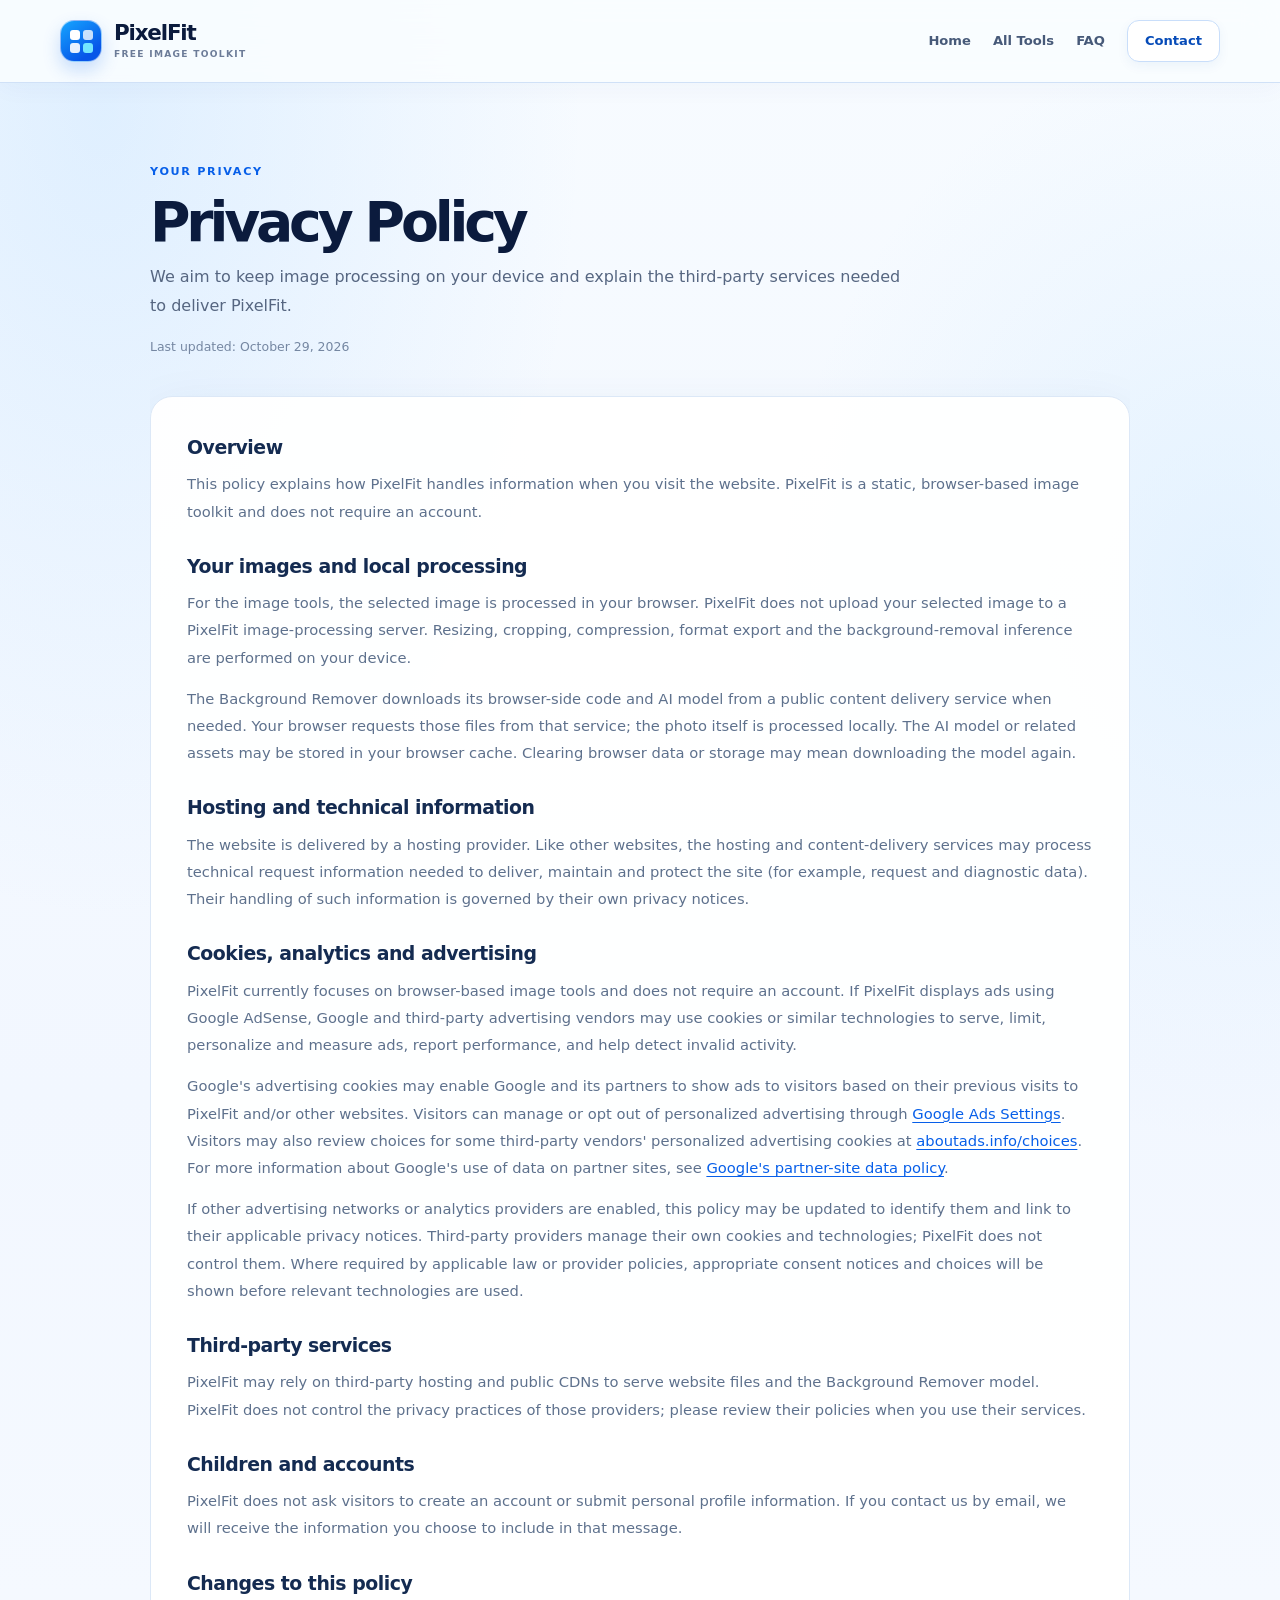
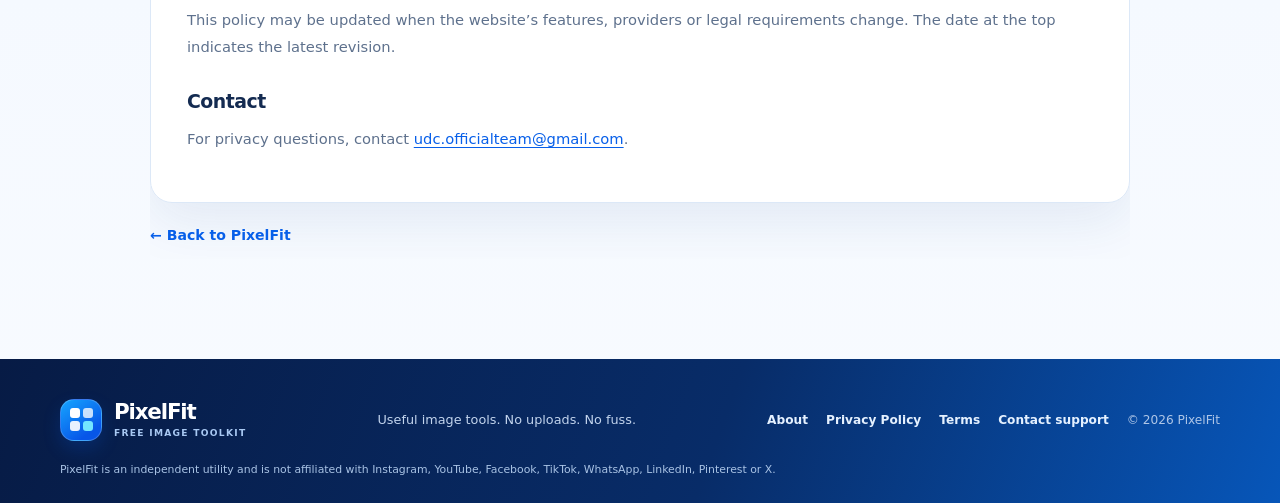
<file: privacy.html>
<!doctype html>
<html lang="en">
<head>
  <meta charset="utf-8">
  <meta name="viewport" content="width=device-width, initial-scale=1">
  <meta name="theme-color" content="#f1f7ff">
  <meta name="description" content="Read the PixelFit Privacy Policy, including local image processing, browser-based AI model downloads, hosting and advertising disclosures.">
  <title>Privacy Policy | PixelFit</title>
  <link rel="canonical" href="https://pixelfit-kohl.vercel.app/privacy.html">
  <link rel="icon" type="image/svg+xml" href="favicon.svg">
  <link rel="stylesheet" href="styles.css">
  <link rel="stylesheet" href="pixel-fit-redesign.css">
</head>
<body>
  <a class="skip-link" href="#main">Skip to content</a>
  <header class="site-header">
    <div class="header-inner">
      <a class="brand" href="index.html#top" aria-label="PixelFit home">
        <span class="brand-mark" aria-hidden="true"><span></span><span></span><span></span><span></span></span>
        <span class="brand-copy"><strong>PixelFit</strong><small>FREE IMAGE TOOLKIT</small></span>
      </a>
      <nav class="top-nav" aria-label="Main navigation">
        <a href="index.html#top">Home</a>
        <a href="index.html#tools">All Tools</a>
        <a href="index.html#faq">FAQ</a>
        <a class="nav-contact" href="mailto:udc.officialteam@gmail.com?subject=PixelFit%20Support">Contact</a>
      </nav>
    </div>
  </header>
  <main id="main" class="legal-main">
    <section class="legal-hero">
      <div class="eyebrow">YOUR PRIVACY</div>
      <h1>Privacy Policy</h1>
      <p>We aim to keep image processing on your device and explain the third-party services needed to deliver PixelFit.</p>
      <span class="legal-updated">Last updated: October 29, 2026</span>
    </section>
    <article class="legal-card">
      <h2>Overview</h2>
      <p>This policy explains how PixelFit handles information when you visit the website. PixelFit is a static, browser-based image toolkit and does not require an account.</p>
      <h2>Your images and local processing</h2>
      <p>For the image tools, the selected image is processed in your browser. PixelFit does not upload your selected image to a PixelFit image-processing server. Resizing, cropping, compression, format export and the background-removal inference are performed on your device.</p>
      <p>The Background Remover downloads its browser-side code and AI model from a public content delivery service when needed. Your browser requests those files from that service; the photo itself is processed locally. The AI model or related assets may be stored in your browser cache. Clearing browser data or storage may mean downloading the model again.</p>
      <h2>Hosting and technical information</h2>
      <p>The website is delivered by a hosting provider. Like other websites, the hosting and content-delivery services may process technical request information needed to deliver, maintain and protect the site (for example, request and diagnostic data). Their handling of such information is governed by their own privacy notices.</p>
      <h2>Cookies, analytics and advertising</h2>
      <p>PixelFit currently focuses on browser-based image tools and does not require an account. If PixelFit displays ads using Google AdSense, Google and third-party advertising vendors may use cookies or similar technologies to serve, limit, personalize and measure ads, report performance, and help detect invalid activity.</p>
      <p>Google's advertising cookies may enable Google and its partners to show ads to visitors based on their previous visits to PixelFit and/or other websites. Visitors can manage or opt out of personalized advertising through <a href="https://adssettings.google.com/" target="_blank" rel="noopener noreferrer">Google Ads Settings</a>. Visitors may also review choices for some third-party vendors' personalized advertising cookies at <a href="https://www.aboutads.info/choices/" target="_blank" rel="noopener noreferrer">aboutads.info/choices</a>. For more information about Google's use of data on partner sites, see <a href="https://policies.google.com/technologies/partner-sites" target="_blank" rel="noopener noreferrer">Google's partner-site data policy</a>.</p>
      <p>If other advertising networks or analytics providers are enabled, this policy may be updated to identify them and link to their applicable privacy notices. Third-party providers manage their own cookies and technologies; PixelFit does not control them. Where required by applicable law or provider policies, appropriate consent notices and choices will be shown before relevant technologies are used.</p>
      <h2>Third-party services</h2>
      <p>PixelFit may rely on third-party hosting and public CDNs to serve website files and the Background Remover model. PixelFit does not control the privacy practices of those providers; please review their policies when you use their services.</p>
      <h2>Children and accounts</h2>
      <p>PixelFit does not ask visitors to create an account or submit personal profile information. If you contact us by email, we will receive the information you choose to include in that message.</p>
      <h2>Changes to this policy</h2>
      <p>This policy may be updated when the website’s features, providers or legal requirements change. The date at the top indicates the latest revision.</p>
      <h2>Contact</h2>
      <p>For privacy questions, contact <a href="mailto:udc.officialteam@gmail.com">udc.officialteam@gmail.com</a>.</p>
    </article>
    <a class="legal-back-link" href="index.html#top">← Back to PixelFit</a>
  </main>
  <footer class="site-footer">
    <div class="footer-inner">
      <a class="brand footer-brand" href="index.html#top"><span class="brand-mark" aria-hidden="true"><span></span><span></span><span></span><span></span></span><span class="brand-copy"><strong>PixelFit</strong><small>FREE IMAGE TOOLKIT</small></span></a>
      <p>Useful image tools. No uploads. No fuss.</p>
      <div class="footer-links"><a href="about.html">About</a><a href="privacy.html">Privacy Policy</a><a href="terms.html">Terms</a><a href="mailto:udc.officialteam@gmail.com?subject=PixelFit%20Support">Contact support</a><span>© 2026 PixelFit</span></div>
    </div>
    <p class="footer-note">PixelFit is an independent utility and is not affiliated with Instagram, YouTube, Facebook, TikTok, WhatsApp, LinkedIn, Pinterest or X.</p>
  </footer>
</body>
</html>
</file>
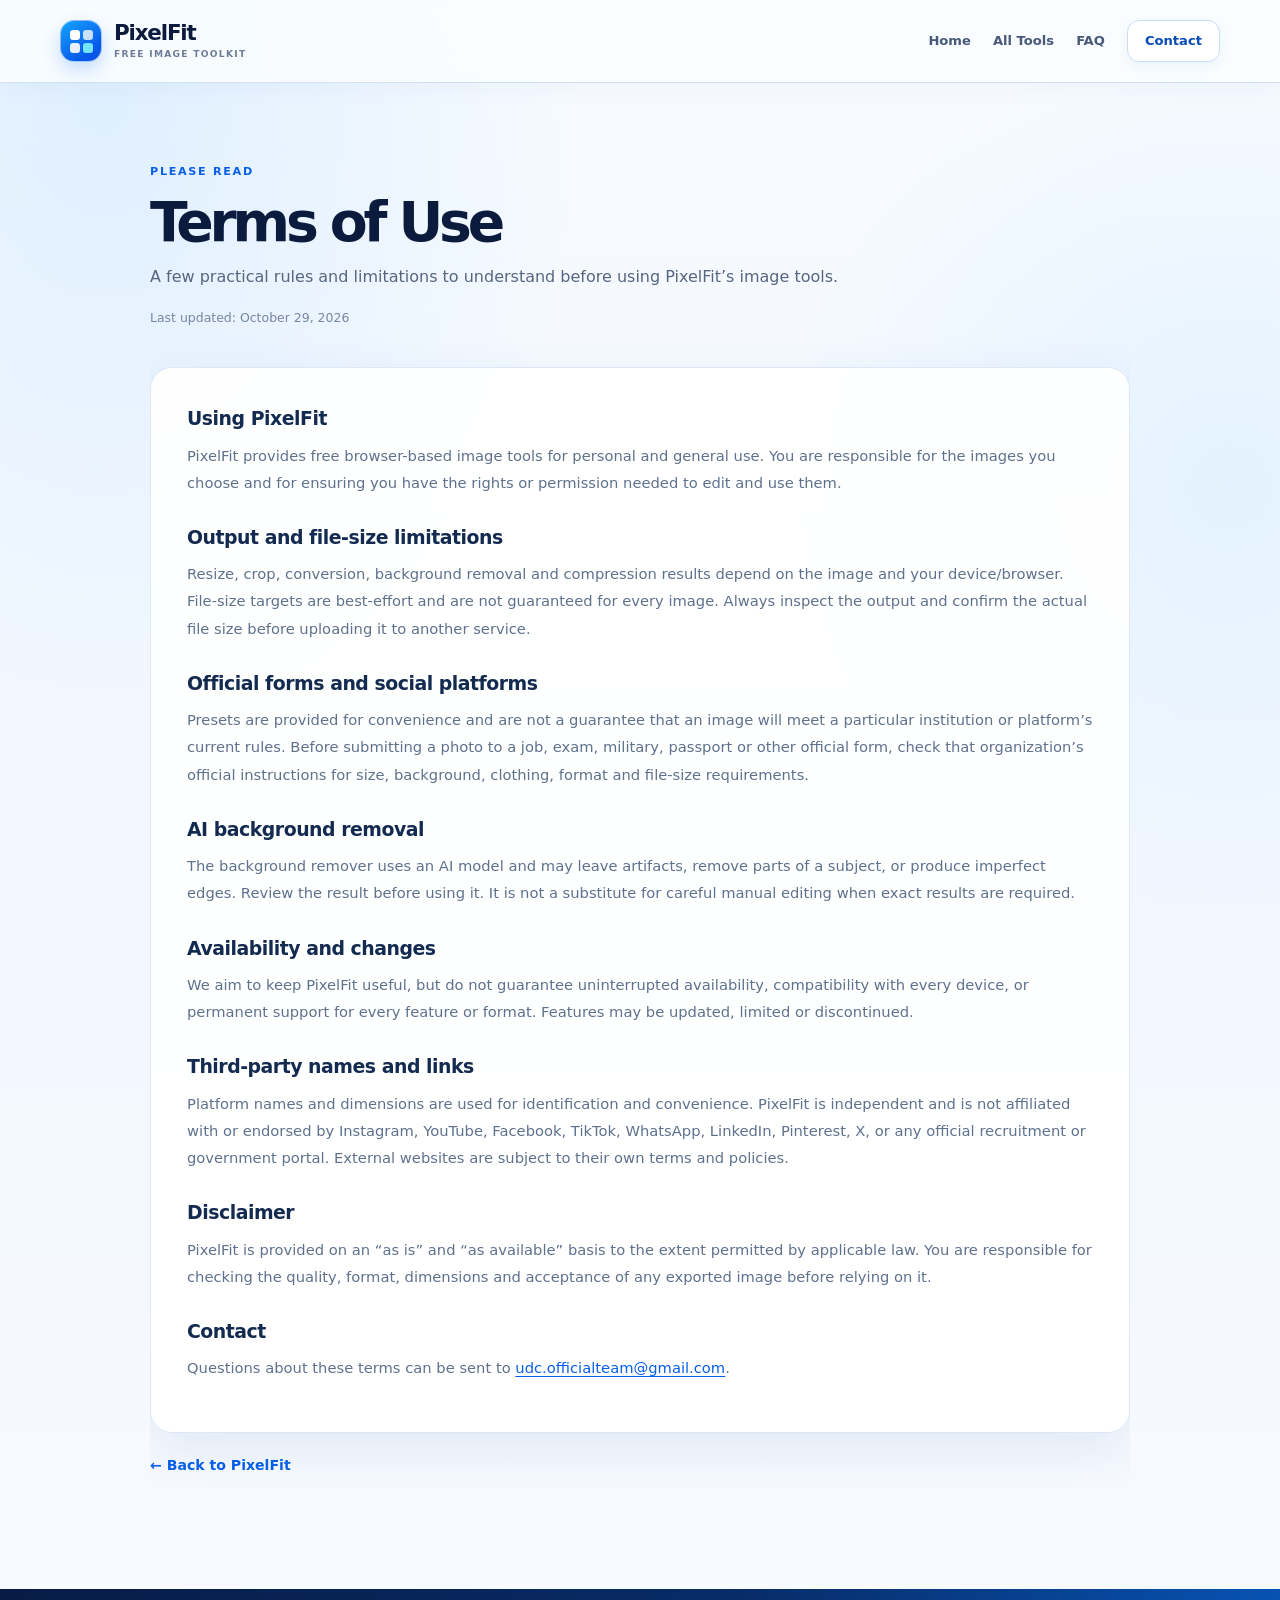
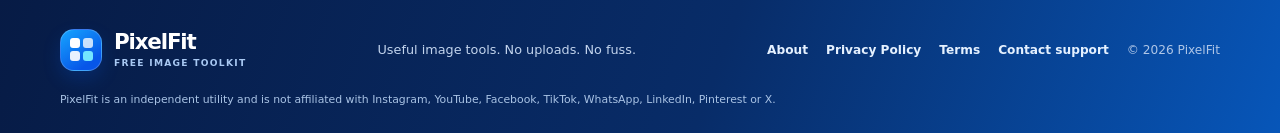
<file: terms.html>
<!doctype html>
<html lang="en">
<head>
  <meta charset="utf-8">
  <meta name="viewport" content="width=device-width, initial-scale=1">
  <meta name="theme-color" content="#f1f7ff">
  <meta name="description" content="Read the PixelFit terms of use and important limitations for image resizing, compression, conversion and background removal.">
  <title>Terms of Use | PixelFit</title>
  <link rel="canonical" href="https://pixelfit-kohl.vercel.app/terms.html">
  <link rel="icon" type="image/svg+xml" href="favicon.svg">
  <link rel="stylesheet" href="styles.css">
  <link rel="stylesheet" href="pixel-fit-redesign.css">
</head>
<body>
  <a class="skip-link" href="#main">Skip to content</a>
  <header class="site-header">
    <div class="header-inner">
      <a class="brand" href="index.html#top" aria-label="PixelFit home">
        <span class="brand-mark" aria-hidden="true"><span></span><span></span><span></span><span></span></span>
        <span class="brand-copy"><strong>PixelFit</strong><small>FREE IMAGE TOOLKIT</small></span>
      </a>
      <nav class="top-nav" aria-label="Main navigation">
        <a href="index.html#top">Home</a>
        <a href="index.html#tools">All Tools</a>
        <a href="index.html#faq">FAQ</a>
        <a class="nav-contact" href="mailto:udc.officialteam@gmail.com?subject=PixelFit%20Support">Contact</a>
      </nav>
    </div>
  </header>
  <main id="main" class="legal-main">
    <section class="legal-hero">
      <div class="eyebrow">PLEASE READ</div>
      <h1>Terms of Use</h1>
      <p>A few practical rules and limitations to understand before using PixelFit’s image tools.</p>
      <span class="legal-updated">Last updated: October 29, 2026</span>
    </section>
    <article class="legal-card">
      <h2>Using PixelFit</h2>
      <p>PixelFit provides free browser-based image tools for personal and general use. You are responsible for the images you choose and for ensuring you have the rights or permission needed to edit and use them.</p>
      <h2>Output and file-size limitations</h2>
      <p>Resize, crop, conversion, background removal and compression results depend on the image and your device/browser. File-size targets are best-effort and are not guaranteed for every image. Always inspect the output and confirm the actual file size before uploading it to another service.</p>
      <h2>Official forms and social platforms</h2>
      <p>Presets are provided for convenience and are not a guarantee that an image will meet a particular institution or platform’s current rules. Before submitting a photo to a job, exam, military, passport or other official form, check that organization’s official instructions for size, background, clothing, format and file-size requirements.</p>
      <h2>AI background removal</h2>
      <p>The background remover uses an AI model and may leave artifacts, remove parts of a subject, or produce imperfect edges. Review the result before using it. It is not a substitute for careful manual editing when exact results are required.</p>
      <h2>Availability and changes</h2>
      <p>We aim to keep PixelFit useful, but do not guarantee uninterrupted availability, compatibility with every device, or permanent support for every feature or format. Features may be updated, limited or discontinued.</p>
      <h2>Third-party names and links</h2>
      <p>Platform names and dimensions are used for identification and convenience. PixelFit is independent and is not affiliated with or endorsed by Instagram, YouTube, Facebook, TikTok, WhatsApp, LinkedIn, Pinterest, X, or any official recruitment or government portal. External websites are subject to their own terms and policies.</p>
      <h2>Disclaimer</h2>
      <p>PixelFit is provided on an “as is” and “as available” basis to the extent permitted by applicable law. You are responsible for checking the quality, format, dimensions and acceptance of any exported image before relying on it.</p>
      <h2>Contact</h2>
      <p>Questions about these terms can be sent to <a href="mailto:udc.officialteam@gmail.com">udc.officialteam@gmail.com</a>.</p>
    </article>
    <a class="legal-back-link" href="index.html#top">← Back to PixelFit</a>
  </main>
  <footer class="site-footer">
    <div class="footer-inner">
      <a class="brand footer-brand" href="index.html#top"><span class="brand-mark" aria-hidden="true"><span></span><span></span><span></span><span></span></span><span class="brand-copy"><strong>PixelFit</strong><small>FREE IMAGE TOOLKIT</small></span></a>
      <p>Useful image tools. No uploads. No fuss.</p>
      <div class="footer-links"><a href="about.html">About</a><a href="privacy.html">Privacy Policy</a><a href="terms.html">Terms</a><a href="mailto:udc.officialteam@gmail.com?subject=PixelFit%20Support">Contact support</a><span>© 2026 PixelFit</span></div>
    </div>
    <p class="footer-note">PixelFit is an independent utility and is not affiliated with Instagram, YouTube, Facebook, TikTok, WhatsApp, LinkedIn, Pinterest or X.</p>
  </footer>
</body>
</html>
</file>
<file: styles.css>
:root {
  color-scheme: light;
  --bg: #f7f8fc;
  --surface: #ffffff;
  --ink: #1b2032;
  --muted: #697086;
  --line: #e4e7f0;
  --primary: #5c55e7;
  --primary-dark: #4840c8;
  --primary-soft: #eeedff;
  --mint: #e9fbf4;
  --mint-ink: #167a58;
  --shadow: 0 16px 44px rgba(31, 36, 74, .06);
  --radius: 22px;
  font-family: Inter, ui-sans-serif, system-ui, -apple-system, BlinkMacSystemFont, "Segoe UI", sans-serif;
}
* { box-sizing: border-box; }
html { scroll-behavior: smooth; scroll-padding-top: 96px; }
body { margin: 0; background: var(--bg); color: var(--ink); line-height: 1.5; -webkit-font-smoothing: antialiased; }
button, input, select { font: inherit; }
button, select, input[type="checkbox"], input[type="range"], input[type="color"] { cursor: pointer; }
button:focus-visible, a:focus-visible, input:focus-visible, select:focus-visible, .dropzone:focus-visible { outline: 3px solid rgba(92, 85, 231, .34); outline-offset: 3px; }
a { color: inherit; }
[hidden] { display: none !important; }
.skip-link { position: absolute; left: 12px; top: -60px; padding: 10px 14px; z-index: 20; border-radius: 10px; background: var(--ink); color: #fff; }
.skip-link:focus { top: 12px; }
.site-header { position: sticky; top: 0; z-index: 10; border-bottom: 1px solid rgba(228, 231, 240, .8); background: rgba(247, 248, 252, .88); backdrop-filter: blur(16px); }
.header-inner, .footer-inner { width: min(1160px, calc(100% - 44px)); margin: 0 auto; display: flex; align-items: center; justify-content: space-between; min-height: 76px; }
.brand { display: inline-flex; align-items: center; gap: 11px; text-decoration: none; }
.brand-mark { display: grid; grid-template-columns: repeat(2, 10px); grid-template-rows: repeat(2, 10px); gap: 3px; padding: 3px; border-radius: 9px; transform: rotate(-6deg); background: var(--primary-soft); }
.brand-mark span { display: block; border-radius: 3px; background: var(--primary); }
.brand-mark span:nth-child(2) { opacity: .65; }
.brand-mark span:nth-child(3) { opacity: .78; }
.brand-mark span:nth-child(4) { background: #24c99a; }
.brand-copy { display: flex; flex-direction: column; gap: 0; line-height: 1.05; }
.brand-copy strong { font-size: 1.17rem; letter-spacing: -.045em; }
.brand-copy small { margin-top: 5px; color: var(--muted); font-size: .58rem; font-weight: 800; letter-spacing: .12em; }
.top-nav { display: flex; align-items: center; gap: 15px; color: #52596f; font-size: .79rem; font-weight: 700; }
.top-nav a { text-decoration: none; transition: color .18s ease; }
.top-nav a:hover, .top-nav a.is-current { color: var(--primary); }
.top-nav .nav-contact { padding: 10px 16px; border: 1px solid var(--line); border-radius: 12px; background: #fff; color: var(--ink); font: inherit; cursor: pointer; transition: border-color .18s ease, color .18s ease, background .18s ease; }
.top-nav .nav-contact:hover { border-color: #d2d0ff; color: var(--primary); background: #fbfaff; }
main { overflow: hidden; }
.hero { width: min(850px, calc(100% - 36px)); margin: 0 auto; padding: 61px 0 34px; text-align: center; }
.eyebrow { display: inline-flex; align-items: center; gap: 8px; color: var(--primary); font-size: .72rem; font-weight: 850; letter-spacing: .12em; }
.eyebrow-dot { width: 7px; height: 7px; border-radius: 100%; background: #23bd91; box-shadow: 0 0 0 4px rgba(35, 189, 145, .12); }
h1 { margin: 16px 0 14px; font-size: clamp(2.7rem, 6.3vw, 4.65rem); line-height: .99; letter-spacing: -.075em; font-weight: 850; }
h1 span { color: var(--primary); }
.hero-copy { max-width: 650px; margin: 0 auto; color: var(--muted); font-size: clamp(1rem, 2vw, 1.15rem); line-height: 1.75; }
.trust-row { display: flex; flex-wrap: wrap; justify-content: center; gap: 11px 24px; margin-top: 21px; color: #4f566c; font-size: .83rem; font-weight: 650; }
.trust-row span { display: inline-flex; align-items: center; gap: 7px; }
.trust-row svg { width: 17px; height: 17px; fill: none; stroke: #239775; stroke-width: 1.8; stroke-linecap: round; stroke-linejoin: round; }
.workspace { width: min(1160px, calc(100% - 44px)); margin: 0 auto; display: grid; grid-template-columns: minmax(0, .93fr) minmax(0, 1.07fr); align-items: stretch; gap: 18px; }
.panel { border: 1px solid var(--line); border-radius: var(--radius); background: var(--surface); box-shadow: var(--shadow); }
.upload-panel, .settings-panel { padding: 26px; }
.panel-heading { display: flex; align-items: center; gap: 13px; margin-bottom: 23px; }
.step-number { display: grid; place-items: center; flex: 0 0 39px; width: 39px; height: 39px; border: 1px solid #dedcff; border-radius: 13px; color: var(--primary); background: var(--primary-soft); font-size: .78rem; font-weight: 850; }
.panel-heading h2 { margin: 0; font-size: 1.1rem; letter-spacing: -.025em; }
.panel-heading p { margin: 3px 0 0; color: var(--muted); font-size: .82rem; }
.dropzone { min-height: 300px; display: flex; flex-direction: column; justify-content: center; align-items: center; padding: 25px 18px; border: 1.5px dashed #c9cce0; border-radius: 18px; background: linear-gradient(145deg, #fcfcff, #f8f8ff); text-align: center; transition: border-color .18s ease, background .18s ease, transform .18s ease; cursor: pointer; }
.dropzone:hover, .dropzone.drag-over { border-color: var(--primary); background: #f0efff; }
.dropzone.drag-over { transform: scale(.995); }
.upload-icon { display: grid; place-items: center; width: 60px; height: 60px; margin-bottom: 15px; border: 1px solid #e1dfff; border-radius: 19px; background: #fff; box-shadow: 0 7px 20px rgba(92, 85, 231, .08); }
.upload-icon svg { width: 29px; height: 29px; fill: none; stroke: var(--primary); stroke-width: 1.7; stroke-linecap: round; stroke-linejoin: round; }
.dropzone > strong { margin-bottom: 2px; font-size: 1rem; }
.dropzone > span { color: var(--muted); font-size: .88rem; }
.inline-button { display: inline; padding: 0; border: 0; background: transparent; color: var(--primary); font-weight: 800; text-decoration: underline; text-underline-offset: 3px; }
.dropzone small { margin-top: 20px; color: #8990a3; font-size: .73rem; }
.source-card { overflow: hidden; border: 1px solid var(--line); border-radius: 17px; background: #fbfbfe; }
.source-preview-wrap { display: grid; place-items: center; height: 260px; padding: 12px; background-color: #f2f3f9; background-image: linear-gradient(45deg, #e7e9f1 25%, transparent 25%), linear-gradient(-45deg, #e7e9f1 25%, transparent 25%), linear-gradient(45deg, transparent 75%, #e7e9f1 75%), linear-gradient(-45deg, transparent 75%, #e7e9f1 75%); background-size: 16px 16px; background-position: 0 0, 0 8px, 8px -8px, -8px 0; }
.source-preview-wrap img { display: block; max-width: 100%; max-height: 236px; object-fit: contain; box-shadow: 0 5px 20px rgba(24, 31, 55, .08); }
.source-details { display: flex; flex-direction: column; align-items: flex-start; gap: 4px; padding: 14px 16px 16px; }
.file-name { width: 100%; overflow: hidden; text-overflow: ellipsis; white-space: nowrap; font-size: .9rem; }
.source-details > span { color: var(--muted); font-size: .79rem; }
.text-button { padding: 5px 0 0; border: 0; color: var(--primary); background: transparent; font-size: .8rem; font-weight: 750; }
.privacy-note { display: flex; align-items: flex-start; gap: 9px; margin-top: 18px; padding: 13px 14px; border: 1px solid #d8f3e7; border-radius: 13px; background: #f2fcf7; color: #477060; font-size: .76rem; line-height: 1.55; }
.privacy-note strong { color: #226b4e; }
.lock-symbol { flex: 0 0 7px; width: 7px; height: 7px; margin-top: 6px; overflow: hidden; border-radius: 2px; background: #23a878; box-shadow: 0 0 0 4px rgba(35, 168, 120, .12); font-size: 0; }
.error-message { margin: 13px 0 0; padding: 10px 12px; border: 1px solid #ffd6d6; border-radius: 10px; background: #fff5f5; color: #ad3131; font-size: .82rem; }
.field-label { display: block; margin: 0 0 8px; color: #42485e; font-size: .79rem; font-weight: 760; }
.control { width: 100%; min-width: 0; height: 44px; padding: 0 12px; border: 1px solid #dfe2ec; border-radius: 11px; outline: none; background: #fff; color: var(--ink); font-size: .88rem; transition: border-color .16s, box-shadow .16s; }
.control:hover { border-color: #c6c8dc; }
.control:focus { border-color: var(--primary); box-shadow: 0 0 0 3px rgba(92, 85, 231, .1); }
.select-control { margin-bottom: 19px; }
.dimensions-heading { display: flex; align-items: center; justify-content: space-between; gap: 10px; }
.ratio-label { margin-bottom: 8px; color: #969bae; font-size: .7rem; }
.dimension-row { display: grid; grid-template-columns: 1fr 40px 1fr; align-items: end; gap: 8px; }
.dimension-field { display: block; min-width: 0; }
.dimension-field > span { display: block; margin-bottom: 7px; color: #73798b; font-size: .74rem; font-weight: 650; }
.dimension-field small { color: #a0a5b5; font-weight: 500; }
.dimension-field .control { font-variant-numeric: tabular-nums; }
.ratio-lock { display: grid; place-items: center; width: 40px; height: 44px; padding: 0; border: 1px solid #dedcff; border-radius: 11px; background: var(--primary-soft); color: var(--primary); }
.ratio-lock svg { width: 19px; height: 19px; fill: none; stroke: currentColor; stroke-width: 1.8; stroke-linecap: round; stroke-linejoin: round; }
.ratio-lock:not(.is-locked) { border-color: var(--line); background: #f5f6fa; color: #9298ac; }
.field-hint { margin-top: 8px; color: #8a90a2; font-size: .7rem; line-height: 1.5; }
.field-grid { display: grid; gap: 12px; margin-top: 19px; }
.two-col { grid-template-columns: 1fr 1fr; }
.field-grid label { min-width: 0; }
.mode-hint { margin-top: 7px; }
.quality-block { margin-top: 20px; padding: 14px 15px 12px; border: 1px solid #ececf6; border-radius: 14px; background: #fbfbff; }
.range-label-row { display: flex; align-items: center; justify-content: space-between; gap: 12px; }
.range-label-row .field-label { margin-bottom: 0; }
.range-label-row strong { color: var(--primary); font-size: .83rem; }
input[type="range"] { width: 100%; height: 17px; margin: 11px 0 0; accent-color: var(--primary); }
.range-ends { display: flex; justify-content: space-between; color: #969bad; font-size: .67rem; }
.target-size-block { margin-top: 16px; padding: 14px 15px; border: 1px solid #ececf4; border-radius: 14px; }
.checkbox-line { display: flex; align-items: flex-start; gap: 10px; cursor: pointer; }
.checkbox-line > input { flex: 0 0 auto; width: 17px; height: 17px; margin: 3px 0 0; accent-color: var(--primary); }
.checkbox-line > span { display: flex; flex-direction: column; gap: 2px; }
.checkbox-line strong { font-size: .81rem; font-weight: 750; }
.checkbox-line small { color: var(--muted); font-size: .71rem; line-height: 1.5; }
.target-options { margin: 14px 0 0 27px; padding-top: 13px; border-top: 1px solid #edeef5; }
.target-input-wrap { display: flex; align-items: center; justify-content: space-between; gap: 12px; color: #666d81; font-size: .77rem; font-weight: 700; }
.target-input-group { display: flex; align-items: center; gap: 8px; }
.target-input-group .control { width: 102px; height: 38px; }
.target-input-group > span { color: #7b8193; }
.checkbox-line.compact { margin-top: 13px; }
.checkbox-line.compact strong { font-size: .76rem; }
.checkbox-line.compact small { font-size: .68rem; }
.background-row { display: flex; justify-content: space-between; align-items: center; gap: 15px; margin-top: 17px; }
.background-row .field-label { margin-bottom: 3px; }
.background-row small { display: block; color: #8a90a2; font-size: .68rem; line-height: 1.45; }
.background-row input[type="color"] { flex: 0 0 42px; width: 42px; height: 36px; padding: 3px; border: 1px solid #dfe2ec; border-radius: 9px; background: #fff; }
.primary-button { display: flex; justify-content: center; align-items: center; gap: 12px; width: 100%; min-height: 49px; margin-top: 22px; padding: 12px 17px; border: 0; border-radius: 13px; background: var(--primary); color: #fff; font-size: .91rem; font-weight: 800; text-align: center; text-decoration: none; box-shadow: 0 8px 18px rgba(92, 85, 231, .18); transition: transform .16s ease, background .16s ease, box-shadow .16s ease; }
.primary-button svg { width: 19px; height: 19px; fill: none; stroke: currentColor; stroke-width: 1.8; stroke-linecap: round; stroke-linejoin: round; }
.primary-button:hover:not(:disabled) { background: var(--primary-dark); box-shadow: 0 10px 24px rgba(92, 85, 231, .25); transform: translateY(-1px); }
.primary-button:disabled { cursor: not-allowed; background: #c6c7d8; box-shadow: none; }
.process-status { min-height: 20px; margin: 10px 0 0; color: #8a90a2; font-size: .72rem; text-align: center; }
.process-status.is-error { color: #b12e3b; }
.process-status.is-success { color: #25815c; }
.result-panel { width: min(1160px, calc(100% - 44px)); margin: 22px auto 0; padding: 25px; }
.result-heading-row { display: flex; align-items: center; justify-content: space-between; gap: 14px; margin-bottom: 18px; }
.result-title { margin-bottom: 0; }
.success-step { border-color: #ccf1e0; background: var(--mint); color: var(--mint-ink); }
.secondary-button { padding: 9px 13px; border: 1px solid var(--line); border-radius: 10px; background: white; color: #555c71; font-size: .78rem; font-weight: 750; }
.secondary-button:hover { background: #f8f8ff; border-color: #c9c9e7; }
.result-layout { display: grid; grid-template-columns: minmax(0, 1.12fr) minmax(280px, .88fr); gap: 26px; align-items: stretch; }
.output-preview-wrap { display: grid; place-items: center; min-height: 310px; padding: 18px; overflow: hidden; border: 1px solid var(--line); border-radius: 15px; background-color: #f3f4f9; background-image: linear-gradient(45deg, #e5e7ef 25%, transparent 25%), linear-gradient(-45deg, #e5e7ef 25%, transparent 25%), linear-gradient(45deg, transparent 75%, #e5e7ef 75%), linear-gradient(-45deg, transparent 75%, #e5e7ef 75%); background-size: 18px 18px; background-position: 0 0, 0 9px, 9px -9px, -9px 0; }
.output-preview-wrap img { display: block; max-width: 100%; max-height: 440px; object-fit: contain; box-shadow: 0 9px 30px rgba(24, 31, 55, .12); }
.output-details { display: flex; flex-direction: column; align-items: flex-start; min-width: 0; }
.ready-chip { display: inline-flex; align-items: center; gap: 7px; padding: 6px 10px; border-radius: 100px; background: var(--mint); color: var(--mint-ink); font-size: .7rem; font-weight: 800; }
.ready-chip span { width: 6px; height: 6px; border-radius: 50%; background: #20a46f; }
.output-details h3 { max-width: 100%; overflow-wrap: anywhere; margin: 12px 0 14px; font-size: 1.1rem; letter-spacing: -.025em; }
.stats-grid { display: grid; grid-template-columns: 1fr 1fr; gap: 9px; width: 100%; }
.stat-box { min-width: 0; padding: 12px; border: 1px solid #e9eaf2; border-radius: 12px; background: #fbfbfe; }
.stat-box span { display: block; margin-bottom: 4px; color: #82889b; font-size: .68rem; }
.stat-box strong { display: block; overflow-wrap: anywhere; font-size: .88rem; font-weight: 800; font-variant-numeric: tabular-nums; }
.target-notice { width: 100%; margin: 13px 0 0; padding: 10px 11px; border-radius: 10px; background: #fff8e8; color: #8b6422; font-size: .76rem; line-height: 1.5; }
.target-notice.success { background: #effaf5; color: #236e50; }
.download-button { margin-top: auto; margin-bottom: 0; }
.download-note { margin: 10px 0 0; color: #8b91a2; font-size: .7rem; }
.tools-section, .background-remover-section, .how-section, .faq-section { width: min(1160px, calc(100% - 44px)); margin: 85px auto 0; }
.section-heading { display: flex; align-items: flex-end; justify-content: space-between; gap: 25px; margin-bottom: 23px; }
.section-heading h2 { margin: 8px 0 0; font-size: clamp(1.65rem, 3.5vw, 2.25rem); letter-spacing: -.055em; }
.section-heading > p { max-width: 350px; margin: 0 0 4px; color: var(--muted); font-size: .87rem; line-height: 1.7; }
.tool-cards { display: grid; grid-template-columns: repeat(3, minmax(0, 1fr)); gap: 14px; }
.tool-card { display: flex; flex-direction: column; align-items: flex-start; min-height: 222px; padding: 20px; border: 1px solid var(--line); border-radius: 18px; background: #fff; color: var(--ink); text-align: left; box-shadow: 0 8px 26px rgba(31, 36, 74, .025); transition: transform .18s ease, border-color .18s ease, box-shadow .18s ease; }
.tool-card:hover { transform: translateY(-3px); border-color: #cfccff; box-shadow: var(--shadow); }
.tool-icon { display: grid; place-items: center; width: 43px; height: 43px; margin-bottom: 17px; border-radius: 13px; }
.tool-icon svg { width: 22px; height: 22px; fill: none; stroke: currentColor; stroke-width: 1.7; stroke-linecap: round; stroke-linejoin: round; }
.tool-icon .fill-dot { fill: currentColor; stroke: none; }
.social-icon { color: #a34ec4; background: #f7eaff; }
.wallpaper-icon { color: #238b76; background: #e6f9f2; }
.convert-icon { color: #4d6cd7; background: #e9efff; }
.compress-icon { color: #b77a25; background: #fff3df; }
.resize-icon { color: #3479d8; background: #e9f2ff; }
.bg-remove-icon { color: #198b78; background: #e3f8f2; }
.tool-card > strong { font-size: .91rem; letter-spacing: -.015em; }
.tool-card > span:not(.tool-icon):not(.tool-link) { margin-top: 6px; color: var(--muted); font-size: .76rem; line-height: 1.55; }
.tool-link { display: flex; justify-content: space-between; align-items: center; gap: 12px; width: 100%; margin-top: auto; padding-top: 17px; color: var(--primary); font-size: .74rem; font-weight: 800; }
.tool-link b { font-size: 1rem; }
.how-section { margin-top: 83px; }
.how-grid { display: grid; grid-template-columns: repeat(3, 1fr); gap: 16px; }
.how-card { position: relative; padding: 22px 23px 24px; border: 1px solid var(--line); border-radius: 17px; background: #fff; }
.how-card > span { display: grid; place-items: center; width: 30px; height: 30px; border-radius: 10px; background: var(--primary-soft); color: var(--primary); font-size: .79rem; font-weight: 850; }
.how-card h3 { margin: 16px 0 7px; font-size: 1rem; }
.how-card p { margin: 0; color: var(--muted); font-size: .81rem; line-height: 1.7; }
.faq-section { max-width: 850px; margin-top: 83px; }
.faq-section .section-heading { margin-bottom: 19px; }
.faq-section details { border-bottom: 1px solid var(--line); }
.faq-section details:first-of-type { border-top: 1px solid var(--line); }
.faq-section summary { position: relative; padding: 18px 33px 18px 0; list-style: none; cursor: pointer; font-size: .92rem; font-weight: 750; }
.faq-section summary::-webkit-details-marker { display: none; }
.faq-section summary::after { content: "+"; position: absolute; right: 3px; top: 50%; color: var(--primary); font-size: 1.35rem; font-weight: 500; transform: translateY(-50%); }
.faq-section details[open] summary::after { content: "−"; }
.faq-section details p { max-width: 780px; margin: -3px 0 18px; color: var(--muted); font-size: .84rem; line-height: 1.75; }
.site-footer { margin-top: 95px; padding: 27px 0 23px; border-top: 1px solid var(--line); background: #fff; }
.footer-inner { min-height: 58px; gap: 20px; }
.footer-inner > p { margin: 0; color: var(--muted); font-size: .8rem; }
.footer-links { display: flex; align-items: center; flex-wrap: wrap; gap: 12px 18px; color: var(--muted); font-size: .76rem; }
.footer-links a, .footer-links button { padding: 0; border: 0; color: var(--primary); background: transparent; font: inherit; font-weight: 750; text-decoration: none; cursor: pointer; }
.footer-links a:hover, .footer-links button:hover { text-decoration: underline; }
.footer-note { width: min(1160px, calc(100% - 44px)); margin: 12px auto 0; color: #989daf; font-size: .68rem; line-height: 1.6; }
.contact-dialog { width: min(510px, calc(100% - 28px)); max-width: 510px; padding: 27px; border: 1px solid var(--line); border-radius: 22px; background: #fff; color: var(--ink); box-shadow: 0 28px 90px rgba(20, 25, 58, .24); }
.contact-dialog::backdrop { background: rgba(20, 24, 47, .48); backdrop-filter: blur(4px); }
.contact-dialog-header { display: flex; align-items: flex-start; justify-content: space-between; gap: 16px; }
.contact-eyebrow { margin: 0 0 5px; color: var(--primary); font-size: .68rem; font-weight: 850; letter-spacing: .13em; }
.contact-dialog h2 { margin: 0; font-size: clamp(1.35rem, 4vw, 1.7rem); letter-spacing: -.04em; }
.dialog-close { display: grid; place-items: center; flex: 0 0 37px; width: 37px; height: 37px; border: 1px solid var(--line); border-radius: 11px; background: #fff; color: var(--muted); font-size: 1.5rem; line-height: 1; cursor: pointer; }
.dialog-close:hover { background: #f5f6fb; color: var(--ink); }
.contact-intro { margin: 14px 0 19px; color: var(--muted); font-size: .9rem; line-height: 1.65; }
.contact-email-card { display: flex; align-items: center; gap: 12px; padding: 13px; border: 1px solid var(--line); border-radius: 15px; background: #fbfbfe; }
.contact-email-icon { display: grid; place-items: center; flex: 0 0 40px; width: 40px; height: 40px; border-radius: 12px; background: var(--primary-soft); color: var(--primary); font-size: 1.2rem; font-weight: 850; }
.contact-email-copy { display: flex; flex: 1; min-width: 0; flex-direction: column; gap: 2px; }
.contact-email-copy span { color: var(--muted); font-size: .7rem; }
.contact-email-copy strong { overflow-wrap: anywhere; font-size: clamp(.75rem, 2.8vw, .9rem); }
.secondary-button { flex: 0 0 auto; padding: 9px 11px; border: 1px solid #dcdafa; border-radius: 10px; background: #fff; color: var(--primary); font-size: .78rem; font-weight: 800; cursor: pointer; }
.secondary-button:hover { background: var(--primary-soft); }
.contact-mail-button { display: flex; align-items: center; justify-content: center; gap: 8px; width: 100%; margin-top: 12px; padding: 13px 16px; border-radius: 12px; background: var(--primary); color: #fff; font-size: .88rem; font-weight: 800; text-decoration: none; }
.contact-mail-button:hover { background: var(--primary-dark); }
.contact-feedback { min-height: 1.1em; margin: 8px 0 0; color: var(--mint-ink); font-size: .78rem; }
.contact-note { margin: 9px 0 0; color: #82889a; font-size: .73rem; line-height: 1.6; }
.toast { position: fixed; z-index: 30; right: 20px; bottom: 20px; max-width: min(420px, calc(100% - 40px)); padding: 12px 16px; border: 1px solid #dce0ef; border-radius: 13px; background: #20243a; color: #fff; font-size: .82rem; box-shadow: 0 12px 36px rgba(17, 20, 43, .2); opacity: 0; pointer-events: none; transform: translateY(9px); transition: opacity .2s ease, transform .2s ease; }
.toast.show { opacity: 1; transform: translateY(0); }

@media (max-width: 950px) {
  .workspace { grid-template-columns: minmax(0, .88fr) minmax(0, 1.12fr); gap: 13px; }
  .upload-panel, .settings-panel { padding: 20px; }
  .tool-cards { grid-template-columns: repeat(2, minmax(0, 1fr)); }
  .tool-card { min-height: 202px; }
  .result-layout { gap: 18px; }
}
@media (max-width: 950px) {
  .top-nav { gap: 11px; font-size: .76rem; }
  .top-nav .nav-contact { padding: 8px 11px; }
}
@media (max-width: 720px) {
  html { scroll-padding-top: 125px; }
  .header-inner, .footer-inner { width: min(100% - 30px, 580px); }
  .header-inner { min-height: 0; flex-wrap: wrap; gap: 10px; padding: 12px 0 7px; }
  .top-nav { order: 2; width: 100%; max-width: 100%; gap: 17px; overflow-x: auto; overflow-y: hidden; padding: 1px 1px 8px; font-size: .78rem; white-space: nowrap; justify-content: flex-start; scrollbar-width: none; -webkit-overflow-scrolling: touch; }
  .top-nav::-webkit-scrollbar { display: none; }
  .top-nav a { flex: 0 0 auto; }
  .top-nav .nav-contact { flex: 0 0 auto; padding: 7px 11px; }
  .top-nav a:nth-child(2) { display: inline; }
  .contact-dialog { padding: 21px; }
  .hero { padding-top: 47px; }
  .workspace { width: min(100% - 26px, 540px); grid-template-columns: 1fr; }
  .dropzone { min-height: 235px; }
  .source-preview-wrap { height: 240px; }
  .result-panel { width: min(100% - 26px, 540px); padding: 18px; }
  .result-layout { grid-template-columns: 1fr; }
  .output-preview-wrap { min-height: 220px; }
  .output-preview-wrap img { max-height: 340px; }
  .download-button { margin-top: 17px; }
  .tools-section, .background-remover-section, .how-section, .faq-section { width: min(100% - 30px, 580px); margin-top: 65px; }
  .section-heading { align-items: flex-start; flex-direction: column; gap: 10px; }
  .section-heading > p { max-width: none; }
  .how-grid { grid-template-columns: 1fr; gap: 10px; }
  .how-card { padding: 18px; }
  .how-card h3 { margin-top: 11px; }
  .site-footer { margin-top: 68px; padding-top: 24px; }
  .footer-inner { align-items: flex-start; flex-direction: column; gap: 14px; padding-bottom: 7px; }
  .footer-links { flex-wrap: wrap; }
  .footer-note { width: min(100% - 30px, 580px); }
}
@media (max-width: 430px) {
  .brand { gap: 8px; }
  .brand-copy strong { font-size: 1.04rem; }
  .brand-copy small { font-size: .51rem; }
  .top-nav { gap: 8px; }
  .top-nav .nav-contact { padding: 7px 9px; }
  .contact-email-card { flex-wrap: wrap; }
  .contact-email-copy { flex-basis: calc(100% - 56px); }
  .contact-email-card .secondary-button { margin-left: 52px; }
  h1 { font-size: 2.75rem; }
  .hero-copy { font-size: .94rem; }
  .trust-row { align-items: center; flex-direction: column; gap: 8px; }
  .upload-panel, .settings-panel { padding: 17px; }
  .panel-heading { gap: 10px; }
  .step-number { flex-basis: 34px; width: 34px; height: 34px; border-radius: 11px; }
  .two-col { grid-template-columns: 1fr; gap: 12px; }
  .tool-cards { grid-template-columns: 1fr 1fr; gap: 9px; }
  .tool-card { min-height: 205px; padding: 15px; }
  .tool-card > strong { font-size: .83rem; }
  .tool-card > span:not(.tool-icon):not(.tool-link) { font-size: .72rem; }
  .tool-link { font-size: .68rem; }
  .result-heading-row { align-items: flex-start; }
  .result-heading-row .secondary-button { padding: 8px 9px; font-size: .7rem; }
  .result-title h2 { font-size: 1rem; }
  .result-title p { font-size: .74rem; }
}
@media (prefers-reduced-motion: reduce) {
  *, *::before, *::after { scroll-behavior: auto !important; transition-duration: .01ms !important; animation-duration: .01ms !important; animation-iteration-count: 1 !important; }
}

/* Bilingual FAQ controls */
.faq-heading-row { align-items: center; }
.faq-language-switch { display: inline-flex; flex: 0 0 auto; gap: 4px; padding: 4px; border: 1px solid var(--line); border-radius: 12px; background: #f5f6fb; }
.faq-language-switch button { min-height: 36px; padding: 8px 12px; border: 0; border-radius: 9px; background: transparent; color: var(--muted); font: inherit; font-size: .75rem; font-weight: 800; cursor: pointer; }
.faq-language-switch button.is-active { background: #fff; color: var(--primary); box-shadow: 0 2px 8px rgba(31, 36, 74, .08); }
.faq-language-switch button:focus-visible { outline: 2px solid var(--primary); outline-offset: 2px; }
.faq-intro { margin: -6px 0 18px; color: var(--muted); font-size: .84rem; line-height: 1.7; }
.faq-section details p { white-space: normal; }
@media (max-width: 560px) {
  .faq-heading-row { align-items: flex-start; flex-direction: column; }
  .faq-language-switch { align-self: flex-start; }
}


/* Background remover */
.background-remover-section { width: min(1160px, calc(100% - 44px)); margin: 85px auto 0; scroll-margin-top: 24px; }
.bg-remover-badge { display: inline-flex; align-items: center; gap: 7px; padding: 7px 10px; border: 1px solid #d5f0e5; border-radius: 999px; background: #f0fbf6; color: #227355; font-size: .72rem; font-weight: 800; }
.bg-remover-intro > p { margin: 13px 0 0; color: var(--muted); font-size: .86rem; line-height: 1.7; }
.bg-remover-intro .bg-remover-model-note { margin-top: 7px; font-size: .75rem; color: #7e8497; }
.bg-remover-panel { padding: clamp(18px, 3vw, 28px); }
.bg-remover-layout { display: grid; grid-template-columns: minmax(250px, .82fr) minmax(0, 1.18fr); gap: 24px; margin-top: 23px; align-items: start; }
.bg-remover-controls { min-width: 0; }
.bg-upload-zone { display: flex; flex-direction: column; align-items: center; justify-content: center; gap: 9px; width: 100%; min-height: 205px; padding: 22px; border: 1.5px dashed #c9c6f9; border-radius: 15px; background: #fafaff; color: var(--ink); text-align: center; cursor: pointer; transition: border-color .18s ease, background .18s ease; }
.bg-upload-zone:hover, .bg-upload-zone.drag-over { border-color: var(--primary); background: #f2f1ff; }
.bg-upload-zone:focus-visible, .tool-card:focus-visible { outline: 3px solid rgba(92,85,231,.32); outline-offset: 3px; }
.bg-upload-icon { display: grid; place-items: center; width: 46px; height: 46px; border: 1px solid #dedaff; border-radius: 14px; background: #fff; color: var(--primary); }
.bg-upload-icon svg { width: 23px; height: 23px; fill: none; stroke: currentColor; stroke-width: 1.8; stroke-linecap: round; stroke-linejoin: round; }
.bg-upload-zone strong { font-size: .96rem; }
.bg-upload-zone > span:not(.bg-upload-icon) { color: var(--muted); font-size: .77rem; }
.bg-upload-zone small { color: #8a90a2; font-size: .71rem; }
.bg-file-info { overflow-wrap: anywhere; margin: 9px 0 0; color: var(--muted); font-size: .76rem; line-height: 1.55; }
.bg-action-row { display: grid; grid-template-columns: minmax(0, 1fr) auto; gap: 9px; margin-top: 13px; align-items: stretch; }
.bg-action-row .primary-button, .bg-download-button { margin-top: 0; }
.bg-action-row .primary-button { min-width: 0; padding: 11px 13px; font-size: .84rem; }
.bg-action-row .primary-button svg { flex: 0 0 auto; }
.secondary-button { display: inline-flex; align-items: center; justify-content: center; min-height: 43px; padding: 10px 13px; border: 1px solid var(--line); border-radius: 12px; background: #fff; color: var(--ink); font-size: .8rem; font-weight: 750; cursor: pointer; transition: background .16s ease, border-color .16s ease; }
.secondary-button:hover:not(:disabled) { border-color: #c8c4fb; background: #faf9ff; }
.secondary-button:disabled { cursor: not-allowed; opacity: .5; }
.bg-progress-wrap { margin-top: 18px; padding: 12px; border: 1px solid var(--line); border-radius: 12px; background: #fbfbfe; }
.bg-progress-heading { display: flex; justify-content: space-between; gap: 10px; margin-bottom: 8px; color: var(--muted); font-size: .73rem; }
.bg-progress-heading strong { flex: 0 0 auto; color: var(--primary); font-variant-numeric: tabular-nums; }
.bg-progress-wrap progress { display: block; width: 100%; height: 8px; overflow: hidden; border: 0; border-radius: 99px; background: #e7e8f2; accent-color: var(--primary); }
.bg-progress-wrap progress::-webkit-progress-bar { border-radius: 99px; background: #e7e8f2; }
.bg-progress-wrap progress::-webkit-progress-value { border-radius: 99px; background: linear-gradient(90deg, #6c63ed, #29b49b); }
.bg-progress-wrap progress::-moz-progress-bar { border-radius: 99px; background: #6c63ed; }
.bg-status { margin: 11px 0 0; color: var(--muted); font-size: .77rem; line-height: 1.6; }
.bg-status.is-error { color: #b34242; }
.bg-status.is-success { color: #237454; }
.bg-remover-results { min-width: 0; }
.bg-preview-grid { display: grid; grid-template-columns: repeat(2, minmax(0, 1fr)); gap: 12px; }
.bg-preview-card { min-width: 0; }
.bg-preview-card h3 { margin: 0 0 9px; color: var(--ink); font-size: .83rem; }
.bg-preview-frame { display: flex; align-items: center; justify-content: center; width: 100%; min-height: 205px; aspect-ratio: 4 / 5; overflow: hidden; border: 1px solid var(--line); border-radius: 13px; background: #f6f7fb; }
.bg-preview-frame.checkerboard { background-color: #fff; background-image: linear-gradient(45deg, #e6e8ef 25%, transparent 25%), linear-gradient(-45deg, #e6e8ef 25%, transparent 25%), linear-gradient(45deg, transparent 75%, #e6e8ef 75%), linear-gradient(-45deg, transparent 75%, #e6e8ef 75%); background-size: 20px 20px; background-position: 0 0, 0 10px, 10px -10px, -10px 0px; }
.bg-preview-frame img { display: block; width: 100%; height: 100%; max-height: 390px; object-fit: contain; }
.bg-preview-empty { padding: 20px; color: #9297a8; font-size: .76rem; line-height: 1.6; text-align: center; }
.bg-export-controls { margin-top: 17px; padding-top: 17px; border-top: 1px solid var(--line); }
.bg-export-label { display: block; margin-bottom: 8px; color: var(--ink); font-size: .78rem; font-weight: 750; }
.bg-export-row { display: flex; gap: 9px; }
.bg-export-row select { flex: 1; min-width: 0; }
.bg-export-row input[type="color"] { width: 50px; height: 44px; padding: 4px; border: 1px solid var(--line); border-radius: 10px; background: #fff; cursor: pointer; }
.bg-download-button { margin-top: 13px; }
.bg-export-note { margin: 9px 0 0; color: #8a90a2; font-size: .71rem; line-height: 1.55; }
@media (max-width: 950px) { .background-remover-section { width: min(100% - 36px, 820px); } .bg-remover-layout { grid-template-columns: 1fr; } .bg-remover-controls { max-width: none; } .bg-preview-frame { min-height: 230px; } }
@media (max-width: 720px) { .background-remover-section { width: min(100% - 30px, 580px); margin-top: 65px; } .bg-remover-layout { gap: 23px; } .bg-preview-grid { gap: 9px; } .bg-preview-frame { min-height: 175px; } .bg-upload-zone { min-height: 185px; } }
@media (max-width: 430px) { .bg-remover-panel { padding: 15px; } .bg-preview-frame { min-height: 150px; } .bg-action-row { grid-template-columns: 1fr; } .bg-action-row .secondary-button { width: 100%; } }


/* Static About, Privacy and Terms pages */
.legal-main { width: min(920px, calc(100% - 40px)); margin: 0 auto; padding: 56px 0 12px; }
.legal-hero { margin: 0 0 26px; padding: 10px 0 12px; }
.legal-hero h1 { margin: 12px 0 12px; font-size: clamp(2.1rem, 5vw, 3.45rem); line-height: 1.04; }
.legal-hero p { max-width: 760px; margin: 0; color: var(--muted); font-size: 1rem; line-height: 1.8; }
.legal-card { padding: clamp(22px, 4vw, 36px); border: 1px solid var(--line); border-radius: var(--radius); background: var(--surface); box-shadow: var(--shadow); }
.legal-card h2 { margin: 27px 0 9px; font-size: 1.18rem; letter-spacing: -.025em; }
.legal-card h2:first-child { margin-top: 0; }
.legal-card p, .legal-card li { color: #626980; font-size: .92rem; line-height: 1.85; }
.legal-card p { margin: 8px 0 14px; }
.legal-card ul { padding-left: 22px; }
.legal-card li + li { margin-top: 7px; }
.legal-card a { color: var(--primary-dark); text-underline-offset: 3px; }
.legal-updated { display: inline-block; margin-top: 17px; color: #858ba0; font-size: .78rem; }
.legal-back-link { display: inline-flex; align-items: center; gap: 8px; margin-top: 22px; color: var(--primary-dark); font-size: .88rem; font-weight: 800; text-decoration: none; }
.legal-back-link:hover { text-decoration: underline; }
@media (max-width: 720px) { .legal-main { width: min(100% - 30px, 580px); padding-top: 36px; } .legal-card { padding: 21px; } }
</file>
<file: pixel-fit-redesign.css>
/* --------------------------------------------------------------------------
   PixelFit visual redesign
   This layer intentionally sits after styles.css so the original components,
   dimensions, state classes, and JavaScript hooks remain unchanged.
   -------------------------------------------------------------------------- */

:root {
  color-scheme: light;
  --bg: #f3f8ff;
  --surface: #ffffff;
  --ink: #0b1b3d;
  --muted: #566681;
  --line: #dce7f6;
  --primary: #075fe9;
  --primary-dark: #064bb8;
  --primary-soft: #eaf3ff;
  --mint: #e8f9f1;
  --mint-ink: #13764e;
  --shadow: 0 18px 54px rgba(22, 70, 136, .09);
  --radius: 22px;
}

html { scroll-padding-top: 104px; }
body {
  color: var(--ink);
  background:
    radial-gradient(ellipse at 8% 5%, rgba(123, 190, 255, .19), transparent 30rem),
    radial-gradient(ellipse at 96% 28%, rgba(168, 217, 255, .22), transparent 28rem),
    linear-gradient(180deg, #f7fbff 0%, #f2f7ff 52%, #f8fbff 100%);
}
button:focus-visible, a:focus-visible, input:focus-visible, select:focus-visible,
.dropzone:focus-visible, .bg-upload-zone:focus-visible {
  outline: 3px solid rgba(7, 95, 233, .3);
  outline-offset: 3px;
}

/* Header and wordmark */
.site-header {
  border-bottom-color: rgba(198, 219, 246, .8);
  background: rgba(250, 253, 255, .88);
  box-shadow: 0 5px 24px rgba(20, 69, 131, .035);
}
.header-inner { min-height: 82px; }
.brand { gap: 12px; }
.brand-mark {
  width: 42px;
  height: 42px;
  grid-template-columns: repeat(2, 10px);
  grid-template-rows: repeat(2, 10px);
  gap: 3px;
  place-content: center;
  padding: 0;
  border: 1px solid rgba(255,255,255,.55);
  border-radius: 14px;
  transform: none;
  background: linear-gradient(145deg, #16a5ff 0%, #0756e8 78%);
  box-shadow: 0 8px 18px rgba(7, 95, 233, .2);
}
.brand-mark span,
.brand-mark span:nth-child(2),
.brand-mark span:nth-child(3),
.brand-mark span:nth-child(4) {
  width: 10px;
  height: 10px;
  border-radius: 3px;
  background: #fff;
  opacity: 1;
}
.brand-mark span:nth-child(2) { opacity: .78; }
.brand-mark span:nth-child(3) { opacity: .9; }
.brand-mark span:nth-child(4) { background: #73e5ff; }
.brand-copy strong { color: #0b1b3d; font-size: 1.34rem; letter-spacing: -.055em; }
.brand-copy small { color: #6c7c98; font-size: .57rem; letter-spacing: .14em; }
.top-nav { gap: 22px; color: #475a79; font-size: .82rem; }
.top-nav a { position: relative; padding: 8px 0; }
.top-nav a:hover, .top-nav a.is-current { color: var(--primary); }
.top-nav .nav-contact {
  padding: 10px 17px;
  border: 1px solid #c9defa;
  border-radius: 12px;
  background: #fff;
  color: var(--primary-dark);
  box-shadow: 0 4px 12px rgba(24, 89, 170, .06);
}
.top-nav .nav-contact:hover { border-color: #8dbbfa; background: #f4f9ff; color: var(--primary); }

/* Hero: editorial headline with a custom PixelFit image illustration */
.hero {
  position: relative;
  width: min(1220px, calc(100% - 48px));
  padding: clamp(54px, 7vw, 88px) 0 58px;
  text-align: left;
}
.hero::before,
.hero::after {
  position: absolute;
  z-index: 0;
  content: "";
  pointer-events: none;
}
.hero::before {
  top: 9%;
  right: -13%;
  width: min(650px, 65vw);
  aspect-ratio: 1;
  border: 1px solid rgba(111, 180, 255, .17);
  border-radius: 50%;
  box-shadow: 0 0 0 34px rgba(121, 190, 255, .055), 0 0 0 82px rgba(121, 190, 255, .035);
}
.hero::after {
  top: 22%;
  left: -16%;
  width: 300px;
  height: 300px;
  border-radius: 50%;
  background: radial-gradient(circle, rgba(189, 225, 255, .32), transparent 70%);
}
.hero-inner {
  position: relative;
  z-index: 1;
  display: grid;
  grid-template-columns: minmax(0, .92fr) minmax(0, 1.08fr);
  align-items: center;
  gap: clamp(34px, 5.5vw, 74px);
}
.hero-message { position: relative; z-index: 1; min-width: 0; }
.eyebrow {
  color: #075fe9;
  font-size: .7rem;
  font-weight: 850;
  letter-spacing: .15em;
}
.eyebrow-dot {
  width: 8px;
  height: 8px;
  background: #15b9a0;
  box-shadow: 0 0 0 5px rgba(21, 185, 160, .13);
}
.hero h1 {
  max-width: 640px;
  margin: 19px 0 17px;
  color: #0a1b3d;
  font-size: clamp(3.15rem, 6vw, 5.25rem);
  font-weight: 850;
  line-height: .99;
  letter-spacing: -.078em;
}
.hero h1 span {
  color: #075fe9;
  background: linear-gradient(100deg, #0787f4 0%, #0759e7 72%, #1245c8 100%);
  -webkit-background-clip: text;
  background-clip: text;
  -webkit-text-fill-color: transparent;
}
.hero .hero-copy {
  max-width: 560px;
  margin: 21px 0 0;
  color: #526582;
  font-size: clamp(1rem, 1.55vw, 1.15rem);
  line-height: 1.78;
}
.hero-actions { display: flex; flex-wrap: wrap; align-items: center; gap: 13px 22px; margin-top: 26px; }
.hero-primary-link {
  display: inline-flex;
  min-height: 51px;
  align-items: center;
  justify-content: center;
  gap: 11px;
  padding: 0 21px;
  border: 1px solid rgba(0, 76, 210, .18);
  border-radius: 14px;
  background: linear-gradient(110deg, #0788f6, #0755e5);
  color: #fff;
  font-size: .9rem;
  font-weight: 800;
  text-decoration: none;
  box-shadow: 0 12px 24px rgba(7, 95, 233, .2);
  transition: transform .18s ease, box-shadow .18s ease, filter .18s ease;
}
.hero-primary-link svg { width: 18px; height: 18px; fill: none; stroke: currentColor; stroke-width: 1.9; stroke-linecap: round; stroke-linejoin: round; }
.hero-primary-link:hover { transform: translateY(-2px); filter: saturate(1.08); box-shadow: 0 16px 28px rgba(7, 95, 233, .25); }
.hero-secondary-link { display: inline-flex; align-items: center; gap: 8px; color: #174e9f; font-size: .86rem; font-weight: 800; text-decoration: none; }
.hero-secondary-link:hover { color: var(--primary); }
.hero-secondary-link span { font-size: 1.05rem; }
.hero .trust-row {
  justify-content: flex-start;
  gap: 10px 23px;
  margin-top: 29px;
  color: #526582;
  font-size: .78rem;
  font-weight: 680;
}
.hero .trust-row span { gap: 8px; }
.hero .trust-row svg { width: 18px; height: 18px; stroke: #0784de; stroke-width: 1.9; }

.hero-art { position: relative; isolation: isolate; min-width: 0; padding: 18px 12px 27px 9px; }
.hero-art-halo {
  position: absolute;
  z-index: 0;
  inset: 6% 0 1% 9%;
  border-radius: 48%;
  background: radial-gradient(ellipse, rgba(70, 163, 255, .24), rgba(190, 225, 255, .14) 49%, transparent 72%);
  filter: blur(8px);
}
.hero-art-frame {
  position: relative;
  z-index: 1;
  overflow: hidden;
  padding: 13px;
  border: 1px solid rgba(152, 195, 244, .9);
  border-radius: 28px;
  background: rgba(255,255,255,.94);
  box-shadow: 0 25px 62px rgba(19, 83, 157, .18), 0 5px 16px rgba(40, 109, 184, .08);
  transform: rotate(1.15deg);
}
.hero-art-topline { display: flex; align-items: center; justify-content: space-between; gap: 12px; padding: 4px 5px 12px; }
.hero-art-brand { display: inline-flex; align-items: center; gap: 8px; color: #10244b; font-size: .8rem; font-weight: 850; }
.hero-art-mark { display: grid; width: 25px; height: 25px; place-items: center; border-radius: 8px; background: linear-gradient(140deg, #0799ff, #0758e8); color: #fff; font-size: .74rem; font-weight: 900; }
.hero-art-private { display: inline-flex; align-items: center; gap: 6px; color: #4c6585; font-size: .66rem; font-weight: 750; }
.hero-art-private i { width: 7px; height: 7px; border-radius: 50%; background: #18b78e; box-shadow: 0 0 0 3px rgba(24,183,142,.12); }
.hero-art-scene { overflow: hidden; aspect-ratio: 1.48; border-radius: 17px; background: #b9e6ff; }
.hero-art-scene svg { display: block; width: 100%; height: 100%; }
.hero-art-foot { display: flex; align-items: center; gap: 10px; padding: 13px 5px 2px; }
.hero-art-file-icon { display: grid; width: 39px; height: 39px; flex: 0 0 39px; place-items: center; border: 1px solid #d9e9fb; border-radius: 11px; background: #f0f7ff; color: #0872ec; }
.hero-art-file-icon svg { width: 20px; height: 20px; fill: none; stroke: currentColor; stroke-width: 1.7; stroke-linecap: round; stroke-linejoin: round; }
.hero-art-file-copy { display: flex; min-width: 0; flex: 1; flex-direction: column; gap: 2px; }
.hero-art-file-copy strong { color: #10244b; font-size: .78rem; }
.hero-art-file-copy small { color: #7586a0; font-size: .66rem; }
.hero-art-format { flex: 0 0 auto; padding: 7px 9px; border: 1px solid #dce9f9; border-radius: 9px; background: #f8fbff; color: #24568f; font-size: .63rem; font-weight: 850; }
.hero-art-format b { color: #9bb5d4; padding: 0 2px; }
.hero-float {
  position: absolute;
  z-index: 2;
  display: flex;
  align-items: center;
  gap: 9px;
  padding: 11px 14px;
  border: 1px solid rgba(197, 220, 248, .95);
  border-radius: 15px;
  background: rgba(255,255,255,.97);
  box-shadow: 0 12px 28px rgba(22, 79, 143, .14);
}
.hero-float-size { top: 3px; right: -12px; }
.hero-float-privacy { bottom: 4px; left: -18px; }
.hero-float > span:last-child { display: flex; flex-direction: column; gap: 2px; }
.hero-float strong { color: #12284d; font-size: .72rem; line-height: 1.2; }
.hero-float small { color: #71819a; font-size: .6rem; }
.hero-float-icon, .hero-float-shield { display: grid; width: 29px; height: 29px; flex: 0 0 29px; place-items: center; border-radius: 9px; background: #eaf4ff; color: #0874eb; font-size: 1.1rem; font-weight: 900; }
.hero-float-shield { background: #e7f9f2; color: #0d9c6c; }

/* The real editor is framed as a compact studio window; controls stay real. */
.workspace {
  position: relative;
  isolation: isolate;
  width: min(1220px, calc(100% - 48px));
  grid-template-columns: minmax(0, .98fr) minmax(0, 1.02fr);
  gap: 0;
  margin: 0 auto;
  padding: 48px 13px 13px;
  border: 1px solid #b6d4fc;
  border-radius: 23px;
  background: rgba(255,255,255,.98);
  box-shadow: 0 24px 62px rgba(18, 83, 166, .14), 0 4px 12px rgba(23, 100, 193, .08);
  scroll-margin-top: 108px;
}
.workspace::before {
  position: absolute;
  z-index: 0;
  top: 0;
  right: 0;
  left: 0;
  height: 43px;
  border-bottom: 1px solid #dce8f7;
  border-radius: 22px 22px 0 0;
  background-color: #f5f9ff;
  background-image:
    radial-gradient(circle at 24px 21px, #ff686c 0 6px, transparent 6.7px),
    radial-gradient(circle at 47px 21px, #ffc34d 0 6px, transparent 6.7px),
    radial-gradient(circle at 70px 21px, #26c884 0 6px, transparent 6.7px);
  content: "";
}
.workspace::after {
  position: absolute;
  top: 12px;
  left: 50%;
  color: #6b7d99;
  content: "PIXELFIT STUDIO  ·  PRIVATE WORKSPACE";
  font-size: .61rem;
  font-weight: 800;
  letter-spacing: .11em;
  transform: translateX(-50%);
  white-space: nowrap;
}
.workspace > .panel {
  position: relative;
  z-index: 1;
  border: 0;
  border-radius: 16px;
  background: transparent;
  box-shadow: none;
}
.upload-panel { padding: 24px 25px 23px; border-right: 1px solid #e3edf9 !important; }
.settings-panel { padding: 24px 25px 23px; }
.panel-heading { gap: 12px; margin-bottom: 22px; }
.step-number {
  flex-basis: 41px;
  width: 41px;
  height: 41px;
  border: 1px solid #cfe3ff;
  border-radius: 13px;
  background: linear-gradient(145deg, #eff7ff, #e4f0ff);
  color: #0862e7;
}
.panel-heading h2 { color: #10244a; font-size: 1.12rem; }
.panel-heading p { color: #71809a; font-size: .79rem; }
.dropzone {
  min-height: 326px;
  border: 1.5px dashed #9fc9fb;
  border-radius: 18px;
  background: linear-gradient(145deg, #f8fcff 0%, #eff7ff 100%);
}
.dropzone:hover, .dropzone.drag-over { border-color: #0874ee; background: #eaf4ff; }
.upload-icon {
  width: 66px;
  height: 66px;
  border: 1px solid #d2e6ff;
  border-radius: 20px;
  background: linear-gradient(145deg, #fff, #edf6ff);
  box-shadow: 0 8px 20px rgba(17, 112, 220, .1);
}
.upload-icon svg { width: 31px; height: 31px; stroke: #0874ed; }
.dropzone > strong { color: #12284c; font-size: 1.02rem; }
.dropzone > span { color: #647791; }
.inline-button { color: #075fe9; }
.dropzone small { color: #8192ac; }
.source-card { border-color: #dce8f7; border-radius: 17px; background: #f7fbff; }
.source-preview-wrap { background-color: #f0f6ff; }
.privacy-note { border-color: #d2f1e4; background: #f2fbf7; color: #4f7568; }
.privacy-note strong { color: #176f50; }
.field-label { color: #293c5d; }
.control {
  height: 46px;
  border-color: #d5e2f2;
  border-radius: 11px;
  background: #fff;
  color: #172b4f;
}
.control:hover { border-color: #a9c9f2; }
.control:focus { border-color: #0874ef; box-shadow: 0 0 0 3px rgba(8,116,239,.11); }
.ratio-lock { border-color: #cfe2fb; background: #edf6ff; color: #0868eb; }
.ratio-lock:not(.is-locked) { background: #f4f7fb; }
.quality-block { border-color: #dce9f8; border-radius: 14px; background: #f6faff; }
.range-label-row strong { color: #075fe9; }
input[type="range"] { accent-color: #0877ee; }
.target-size-block { border-color: #e0eaf7; border-radius: 14px; background: #fcfdff; }
.checkbox-line > input { accent-color: #086deb; }
.background-row input[type="color"] { border-color: #d5e2f2; }
.primary-button {
  min-height: 51px;
  border-radius: 13px;
  background: linear-gradient(105deg, #087ef3, #0753df);
  box-shadow: 0 9px 20px rgba(7, 95, 233, .2);
}
.primary-button:hover:not(:disabled) {
  background: linear-gradient(105deg, #0872e4, #0649c3);
  box-shadow: 0 13px 24px rgba(7, 95, 233, .25);
}
.primary-button:disabled { background: #b7c9e1; }
.process-status { color: #7e8da5; }

/* Result state, benefit strip and tool catalogue */
.result-panel {
  width: min(1220px, calc(100% - 48px));
  margin: 20px auto 0;
  padding: 26px;
  border: 1px solid #d5e5f8;
  border-radius: 22px;
  background: #fff;
  box-shadow: var(--shadow);
}
.success-step { border-color: #c8eddd; background: #e9faf2; color: #158053; }
.output-preview-wrap { border-color: #dce8f7; background-color: #f2f7ff; }
.stat-box { border-color: #dfebf8; background: #f8fbff; }
.target-notice.success { background: #effaf5; }
.benefit-strip {
  display: grid;
  width: min(1190px, calc(100% - 56px));
  grid-template-columns: repeat(4, minmax(0, 1fr));
  margin: 34px auto 0;
  padding: 18px 12px;
  border: 1px solid rgba(203, 224, 249, .88);
  border-radius: 19px;
  background: rgba(255,255,255,.75);
  box-shadow: 0 10px 28px rgba(29, 87, 151, .045);
}
.benefit-item { display: flex; min-width: 0; align-items: center; gap: 12px; padding: 4px 17px; }
.benefit-item + .benefit-item { border-left: 1px solid #dce8f7; }
.benefit-icon {
  display: grid;
  width: 42px;
  height: 42px;
  flex: 0 0 42px;
  place-items: center;
  border-radius: 13px;
  background: linear-gradient(145deg, #edf7ff, #e5f0ff);
  color: #0873ec;
}
.benefit-icon svg { width: 23px; height: 23px; fill: none; stroke: currentColor; stroke-width: 1.8; stroke-linecap: round; stroke-linejoin: round; }
.benefit-item > span:last-child { display: flex; min-width: 0; flex-direction: column; gap: 2px; }
.benefit-item strong { color: #13294d; font-size: .8rem; }
.benefit-item small { color: #71819a; font-size: .67rem; line-height: 1.4; }
.tools-section, .background-remover-section, .how-section, .faq-section {
  width: min(1190px, calc(100% - 48px));
  margin-top: 82px;
}
.section-heading { margin-bottom: 25px; }
.section-heading h2 { color: #0d2145; font-size: clamp(1.75rem, 3.7vw, 2.45rem); letter-spacing: -.06em; }
.section-heading > p { color: #5e718d; }
.tool-cards { grid-template-columns: repeat(3, minmax(0, 1fr)); gap: 15px; }
.tool-card {
  position: relative;
  min-height: 215px;
  padding: 22px;
  border-color: #dce8f7;
  border-radius: 19px;
  background: linear-gradient(155deg, #fff 0%, #f9fcff 100%);
  box-shadow: 0 9px 25px rgba(17, 74, 139, .045);
}
.tool-card:hover { border-color: #a7cbf8; box-shadow: 0 16px 34px rgba(19, 92, 172, .11); }
.tool-icon { width: 46px; height: 46px; margin-bottom: 16px; border-radius: 14px; }
.social-icon { color: #0875ea; background: #e8f3ff; }
.wallpaper-icon { color: #0875ea; background: #e8f3ff; }
.convert-icon { color: #0875ea; background: #e8f3ff; }
.compress-icon { color: #0875ea; background: #e8f3ff; }
.resize-icon { color: #0875ea; background: #e8f3ff; }
.bg-remove-icon { color: #0875ea; background: #e8f3ff; }
.tool-card > strong { color: #142b51; font-size: .94rem; }
.tool-card > span:not(.tool-icon):not(.tool-link) { color: #697b96; font-size: .77rem; }
.tool-link { color: #075fe9; }

/* Background remover and the three-step help area */
.bg-remover-panel {
  border-color: #d7e6f8;
  border-radius: 22px;
  background: #fff;
  box-shadow: var(--shadow);
}
.bg-remover-badge { border-color: #cde9ff; background: #eff8ff; color: #075cae; }
.bg-upload-zone { border-color: #a9ccf7; background: linear-gradient(145deg, #f9fcff, #eff7ff); }
.bg-upload-zone:hover, .bg-upload-zone.drag-over { border-color: #0874ef; background: #eaf4ff; }
.bg-upload-icon { border-color: #d3e6fb; background: #fff; color: #0874ef; }
.bg-preview-frame { border-color: #d8e5f5; background-color: #f5f9ff; }
.bg-progress-wrap { border-color: #dce9f8; background: #f7fbff; }
.bg-progress-wrap progress::-webkit-progress-value { background: linear-gradient(90deg, #087ef3, #18b6d7); }
.bg-progress-wrap progress::-moz-progress-bar { background: #087ef3; }
.how-card {
  border-color: #dce8f7;
  border-radius: 18px;
  background: linear-gradient(150deg, #fff, #f9fcff);
  box-shadow: 0 8px 22px rgba(17, 74, 139, .035);
}
.how-card > span { background: #e8f3ff; color: #075fe9; }
.how-card h3 { color: #142b51; }
.how-card p { color: #677a95; }
.faq-section { max-width: 880px; }
.faq-section details { border-color: #dce7f5; }
.faq-section details:first-of-type { border-top-color: #dce7f5; }
.faq-section summary { color: #172d50; font-size: .9rem; }
.faq-section summary::after { color: #075fe9; }
.faq-section details p { color: #657894; }
.faq-language-switch { border-color: #dbe7f6; background: #f1f7ff; }
.faq-language-switch button.is-active { color: #075fe9; box-shadow: 0 3px 9px rgba(16, 77, 153, .1); }

/* Navy footer band keeps the finish bold and consistent with the references. */
.site-footer {
  margin-top: 100px;
  padding: 32px 0 25px;
  border-top: 0;
  background: linear-gradient(110deg, #071b45 0%, #082c68 56%, #0756b9 100%);
  color: #fff;
}
.footer-brand .brand-copy strong { color: #fff; }
.footer-brand .brand-copy small { color: #a9c9f3; }
.footer-brand .brand-mark { border-color: rgba(255,255,255,.2); }
.footer-inner > p { color: #c2d4ed; }
.footer-links { color: #afc6e7; }
.footer-links a, .footer-links button { color: #e5f1ff; }
.footer-links a:hover, .footer-links button:hover { color: #fff; }
.footer-note { color: #a9c3e5; }

/* Dialog styling */
.contact-dialog { border-color: #d6e5f7; box-shadow: 0 28px 90px rgba(7, 27, 69, .28); }
.contact-dialog::backdrop { background: rgba(6, 25, 61, .55); }
.contact-email-icon { background: #eaf4ff; color: #075fe9; }
.contact-mail-button { background: linear-gradient(105deg, #087ef3, #0753df); }
.secondary-button { border-color: #d8e5f5; color: #284467; }
.secondary-button:hover { border-color: #b7d3f6; background: #f1f7ff; }
.toast { border-color: #173f7a; background: #0b2451; }

/* Legal pages inherit the same header, palette, cards and footer. */
.legal-main { width: min(980px, calc(100% - 48px)); padding-top: 65px; }
.legal-hero h1 { color: #0b1b3d; }
.legal-card {
  border-color: #dce8f7;
  border-radius: 22px;
  background: rgba(255,255,255,.96);
  box-shadow: var(--shadow);
}
.legal-card h2 { color: #142b51; }
.legal-card p, .legal-card li { color: #5e718d; }
.legal-card a, .legal-back-link { color: #075fe9; }
.legal-updated { color: #7587a2; }

/* Tablet */
@media (max-width: 1050px) {
  .hero { width: min(920px, calc(100% - 40px)); }
  .hero-inner { grid-template-columns: minmax(0, .94fr) minmax(0, 1.06fr); gap: 30px; }
  .hero h1 { font-size: clamp(3rem, 6vw, 4.45rem); }
  .hero-float-size { right: -6px; }
  .hero-float-privacy { left: -8px; }
  .workspace { width: min(960px, calc(100% - 40px)); grid-template-columns: minmax(0, .9fr) minmax(0, 1.1fr); }
  .upload-panel, .settings-panel { padding: 21px; }
  .benefit-strip { width: min(940px, calc(100% - 44px)); }
  .benefit-item { padding: 4px 11px; gap: 9px; }
  .benefit-icon { width: 38px; height: 38px; flex-basis: 38px; }
  .tools-section, .background-remover-section, .how-section, .faq-section { width: min(960px, calc(100% - 40px)); }
}

/* Mobile */
@media (max-width: 760px) {
  html { scroll-padding-top: 126px; }
  .header-inner { width: min(100% - 30px, 650px); }
  .top-nav { gap: 17px; }
  .hero { width: min(100% - 34px, 650px); padding: 49px 0 39px; }
  .hero-inner { grid-template-columns: 1fr; gap: 26px; }
  .hero-message { text-align: center; }
  .hero h1 { margin: 16px auto 13px; font-size: clamp(3rem, 10vw, 4.5rem); }
  .hero .hero-copy { max-width: 560px; margin: 16px auto 0; font-size: .98rem; }
  .hero-actions { justify-content: center; margin-top: 22px; }
  .hero .trust-row { justify-content: center; margin-top: 21px; }
  .hero-art { width: min(100%, 570px); margin: 0 auto; padding: 10px 8px 22px; }
  .hero-art-frame { border-radius: 23px; padding: 10px; }
  .hero-float-size { top: -2px; right: -3px; }
  .hero-float-privacy { bottom: 1px; left: -4px; }
  .workspace {
    width: min(100% - 26px, 660px);
    grid-template-columns: 1fr;
    padding: 44px 10px 10px;
    border-radius: 20px;
  }
  .workspace::before { height: 39px; border-radius: 19px 19px 0 0; }
  .workspace::after { top: 11px; font-size: .54rem; }
  .upload-panel { border-right: 0 !important; border-bottom: 1px solid #e3edf9 !important; }
  .upload-panel, .settings-panel { padding: 20px 16px; }
  .dropzone { min-height: 245px; }
  .benefit-strip { width: min(100% - 30px, 650px); grid-template-columns: repeat(2, minmax(0, 1fr)); gap: 0; padding: 10px 8px; }
  .benefit-item { padding: 12px 10px; }
  .benefit-item:nth-child(3) { border-left: 0; border-top: 1px solid #dce8f7; }
  .benefit-item:nth-child(4) { border-top: 1px solid #dce8f7; }
  .result-panel { width: min(100% - 26px, 660px); }
  .tools-section, .background-remover-section, .how-section, .faq-section { width: min(100% - 30px, 650px); margin-top: 65px; }
  .tool-cards { grid-template-columns: repeat(2, minmax(0, 1fr)); gap: 11px; }
  .tool-card { min-height: 198px; padding: 17px; }
  .bg-remover-panel { padding: 19px; }
  .legal-main { width: min(100% - 30px, 650px); padding-top: 42px; }
  .site-footer { margin-top: 70px; }
}

@media (max-width: 480px) {
  .brand-mark { width: 38px; height: 38px; }
  .brand-copy strong { font-size: 1.18rem; }
  .top-nav { gap: 14px; font-size: .74rem; }
  .top-nav .nav-contact { padding: 7px 10px; }
  .hero { padding-top: 39px; }
  .hero h1 { font-size: clamp(2.8rem, 12vw, 3.5rem); }
  .hero .hero-copy { font-size: .92rem; line-height: 1.7; }
  .hero-actions { gap: 12px; }
  .hero-primary-link { min-height: 47px; padding: 0 17px; font-size: .83rem; }
  .hero-secondary-link { font-size: .8rem; }
  .hero .trust-row { align-items: center; flex-direction: column; gap: 8px; font-size: .75rem; }
  .hero-art-topline { padding-bottom: 9px; }
  .hero-art-private { font-size: .58rem; }
  .hero-art-foot { gap: 7px; padding-top: 10px; }
  .hero-art-file-icon { width: 33px; height: 33px; flex-basis: 33px; }
  .hero-art-file-copy strong { font-size: .68rem; }
  .hero-art-file-copy small { font-size: .57rem; }
  .hero-art-format { padding: 6px 7px; font-size: .55rem; }
  .hero-float { gap: 7px; padding: 8px 10px; border-radius: 12px; }
  .hero-float strong { font-size: .64rem; }
  .hero-float small { font-size: .54rem; }
  .hero-float-icon, .hero-float-shield { width: 25px; height: 25px; flex-basis: 25px; }
  .workspace { width: calc(100% - 20px); }
  .workspace::after { font-size: .48rem; letter-spacing: .075em; }
  .upload-panel, .settings-panel { padding: 18px 12px; }
  .panel-heading { gap: 9px; }
  .panel-heading h2 { font-size: 1rem; }
  .step-number { flex-basis: 35px; width: 35px; height: 35px; }
  .dimension-row { grid-template-columns: minmax(0,1fr) 34px minmax(0,1fr); gap: 6px; }
  .ratio-lock { width: 34px; }
  .two-col { grid-template-columns: 1fr; }
  .benefit-strip { width: calc(100% - 24px); }
  .benefit-item { gap: 8px; padding: 10px 7px; }
  .benefit-icon { width: 33px; height: 33px; flex-basis: 33px; border-radius: 10px; }
  .benefit-icon svg { width: 19px; height: 19px; }
  .benefit-item strong { font-size: .71rem; }
  .benefit-item small { font-size: .58rem; }
  .tool-card { min-height: 196px; padding: 14px; }
  .tool-card > strong { font-size: .82rem; }
  .tool-card > span:not(.tool-icon):not(.tool-link) { font-size: .69rem; }
  .tool-link { font-size: .66rem; }
  .bg-preview-grid { grid-template-columns: 1fr 1fr; }
  .bg-remover-panel { padding: 15px; }
  .bg-action-row { grid-template-columns: minmax(0, 1fr) auto; }
  .result-panel { padding: 17px; }
  .result-heading-row { align-items: flex-start; }
  .result-heading-row .secondary-button { padding: 8px 9px; font-size: .7rem; }
  .footer-inner { width: calc(100% - 30px); }
  .footer-links { gap: 11px 14px; }
}

@media (max-width: 360px) {
  .tool-cards { grid-template-columns: 1fr; }
  .tool-card { min-height: 170px; }
  .hero-art-format { display: none; }
  .bg-action-row { grid-template-columns: 1fr; }
  .bg-action-row .secondary-button { width: 100%; }
}

@media (prefers-reduced-motion: reduce) {
  .hero-primary-link, .tool-card { transition: none; }
}
</file>
